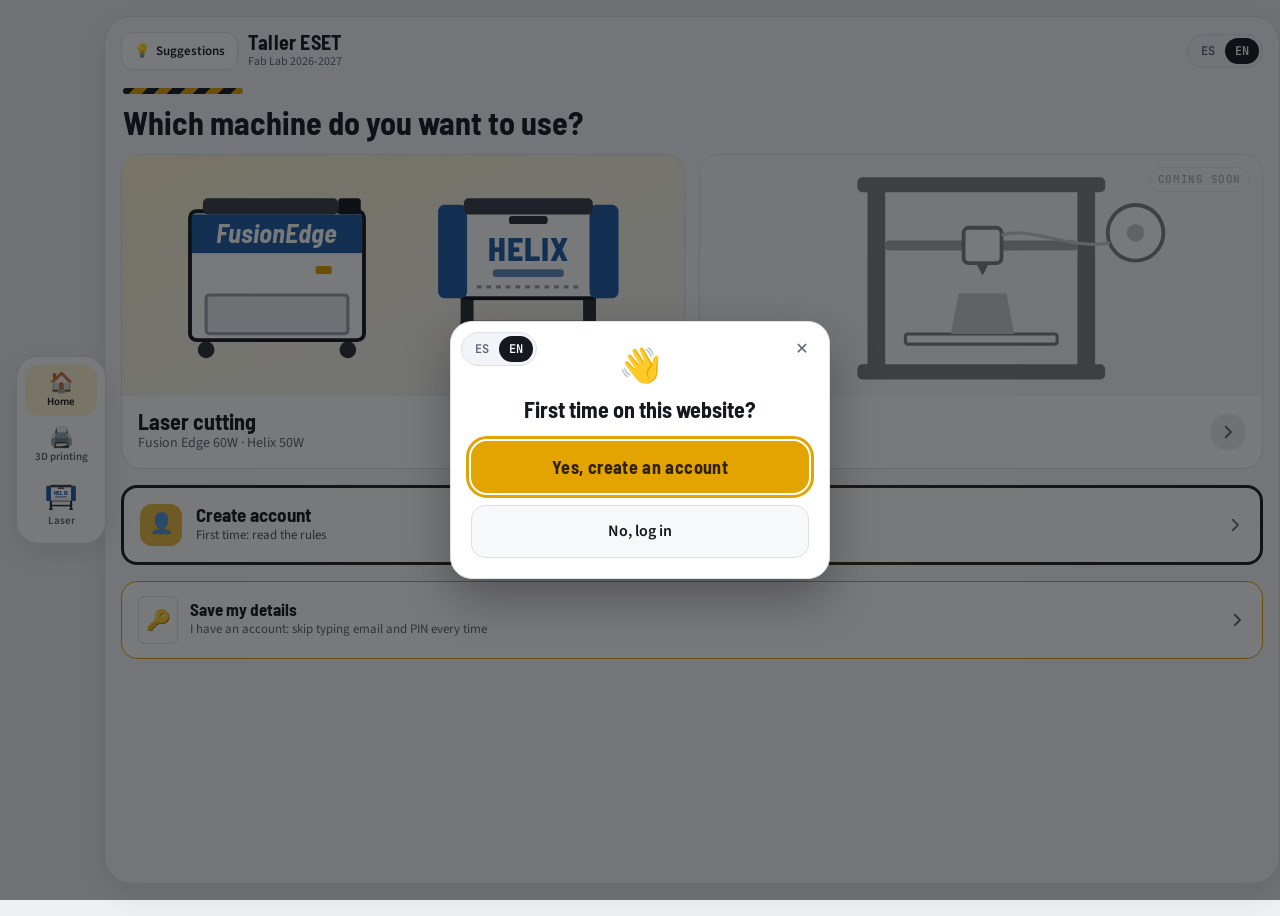
<file: index.html>
<!doctype html>
<html lang="es">
<head>
<meta charset="utf-8">
<meta name="viewport" content="width=device-width, initial-scale=1, viewport-fit=cover">
<meta name="robots" content="noindex">
<meta name="referrer" content="no-referrer">
<title>Taller ESET - Reservas</title>
<link rel="preconnect" href="https://fonts.googleapis.com">
<link rel="stylesheet" href="https://fonts.googleapis.com/css2?family=Barlow+Semi+Condensed:wght@500;600;700&family=Source+Sans+3:wght@400;600;700&family=JetBrains+Mono:wght@400;500&display=swap">
<link rel="stylesheet" href="styles.css?v=20261124c">
</head>
<body>
<div class="app" id="app" aria-live="polite"></div>

<!-- Illustrations (original). svgLaser = the two machines (same drawings as HELIX_PIC / FUSION_PIC in the script: change both). -->
<template id="svgLaser">
  <svg viewBox="0 0 150 60" role="img" aria-label="Cortadoras láser Fusion Edge y Helix - Fusion Edge and Helix laser cutters">
    <svg x="4" y="3" width="64" height="54" viewBox="0 0 64 54">
      <rect x="5" y="7" width="54" height="40" rx="2" fill="#ffffff" stroke="#15181e" stroke-width="1.2"/>
      <rect x="9" y="3" width="42" height="5" rx="1.5" fill="#3a4049"/><rect x="51" y="3" width="7" height="5" rx="1" fill="#15181e"/>
      <rect x="5.6" y="8" width="52.8" height="12" fill="#1f5ea8"/>
      <text x="32" y="17" text-anchor="middle" font-family="'Barlow Semi Condensed',Arial,sans-serif" font-style="italic" font-weight="700" font-size="8.2" fill="#ffffff">FusionEdge</text>
      <rect x="44" y="24" width="5" height="2.5" rx=".5" fill="#e3a300"/>
      <rect x="10" y="33" width="44" height="12" rx="1" fill="#e9ecf0" stroke="#9aa1ab" stroke-width="1"/>
      <circle cx="10" cy="50" r="2.6" fill="#2b2f36"/><circle cx="54" cy="50" r="2.6" fill="#2b2f36"/>
    </svg>
    <svg x="82" y="3" width="64" height="54" viewBox="0 0 64 54">
      <rect x="11" y="33" width="4" height="16" fill="#2b2f36"/><rect x="49" y="33" width="4" height="16" fill="#2b2f36"/>
      <rect x="11" y="41" width="42" height="3" fill="#2b2f36"/>
      <rect x="9" y="48" width="8" height="3" rx="1.5" fill="#2b2f36"/><rect x="47" y="48" width="8" height="3" rx="1.5" fill="#2b2f36"/>
      <rect x="12" y="7" width="40" height="27" fill="#ffffff" stroke="#15181e" stroke-width="1.2"/>
      <rect x="4" y="5" width="9" height="29" rx="2" fill="#1f5ea8"/><rect x="51" y="5" width="9" height="29" rx="2" fill="#1f5ea8"/>
      <rect x="12" y="3" width="40" height="5" rx="1.5" fill="#3a4049"/><rect x="26" y="8.5" width="12" height="2.5" rx="1" fill="#2b2f36"/>
      <text x="32" y="22.5" text-anchor="middle" font-family="'Barlow Semi Condensed',Arial,sans-serif" font-weight="800" font-size="10" letter-spacing=".3" fill="#1f5ea8">HELIX</text>
      <rect x="21" y="25" width="22" height="2.4" rx="1" fill="#1f5ea8" opacity=".7"/>
      <path d="M16 30.5h32" stroke="#9aa1ab" stroke-width="1" stroke-dasharray="1.5 1.5"/>
    </svg>
  </svg>
</template>
<template id="svgPrinter">
  <svg viewBox="0 0 320 180" role="img" aria-label="Impresora 3D - 3D printer">
    <rect x="70" y="16" width="14" height="150" rx="3" style="fill:var(--ink)"/>
    <rect x="236" y="16" width="14" height="150" rx="3" style="fill:var(--ink)"/>
    <rect x="62" y="12" width="196" height="12" rx="4" style="fill:var(--ink)"/>
    <rect x="62" y="160" width="196" height="12" rx="4" style="fill:var(--ink)"/>
    <rect x="84" y="62" width="152" height="8" rx="3" style="fill:var(--muted)"/>
    <rect x="146" y="52" width="30" height="28" rx="4" style="fill:var(--surface);stroke:var(--ink)" stroke-width="3"/>
    <path d="M156 80 H166 L161 90 Z" style="fill:var(--ink)"/>
    <rect x="100" y="136" width="120" height="8" rx="2" style="fill:var(--surface);stroke:var(--ink)" stroke-width="2.5"/>
    <path d="M136 136 L142 104 H180 L186 136 Z" style="fill:var(--accent)"/>
    <circle cx="282" cy="56" r="22" style="fill:var(--surface);stroke:var(--ink)" stroke-width="3"/>
    <circle cx="282" cy="56" r="7" style="fill:var(--accent)"/>
    <path d="M262 64 C230 70 200 50 176 58" fill="none" style="stroke:var(--accent)" stroke-width="2.5"/>
  </svg>
</template>

<script>
/* =====================================================================
   CONFIG — the only part to edit. See SETUP.md.
   Leave TOKEN empty to run in demo mode with example hours.
   The token must be READ-ONLY and only for the public availability base.
   Never put a token for the main base here.
   ===================================================================== */
const CONFIG = {
  PUBLIC_BASE_ID: "appyWBQIm4FMyO2Pj", // "Public View Calendar" base (only synced hours, no student data)
  TABLE: "tbl0ZTV8k50aDi9QE",          // synced table "Public slots" (id, so renaming it doesn't break the page)
  VIEW: "",                           // optional view name in that table
  TOKEN: "pat4YBsSV9puFpi99.015158273bbf078de7917558e0579c58bd01b19047638cac1cf92de86ea1a26b",                          // personal access token: data.records:read, that base only
  FIELDS: { label: "Slot Label", start: "Start", machine: "Machine", available: "Available" },

  // Solicitar cita form (main base). Prefill field names checked against the real forms on 2026-11-03.
  FORM_EMBED: "https://airtable.com/embed/appeQ6gkuiJAq7wiT/pagLrDFHZOZnjGE8w/form",
  FORM_OPEN:  "https://airtable.com/appeQ6gkuiJAq7wiT/pagLrDFHZOZnjGE8w/form",
  PREFILL: { machine: "Machine", slot: "Slot", email: "Entered Email", pin: "Entered PIN", rules: "Rules Read" },

  CREATE_URL: "https://airtable.com/appeQ6gkuiJAq7wiT/pagKd1xxwNKHBWMYC/form",
  FORGOT_URL: "https://airtable.com/appeQ6gkuiJAq7wiT/pagfix2aQ1lqOqEp9/form",
  CANCEL_URL: "https://airtable.com/appeQ6gkuiJAq7wiT/pagPvXUS8hYoHCP4J/form",
  HOURS_URL:  "https://airtable.com/appeQ6gkuiJAq7wiT/pagKr3hOks4XqRsmD/form",
  CALENDAR_URL: "https://airtable.com/appeQ6gkuiJAq7wiT/shrvGOhBZWWmbCsk3",
  // Mis citas tab: synced table "Website my bookings - do not delete" in the public base (Status = Booked only, no names).
  // Read with the same TOKEN, filtered by the student's Web Key (k in the personal link).
  MINE_TABLE: "tblwMYJ3adiynOcDT",
  MINE_FIELDS: { label: "Reservation", start: "Slot Start", id: "Record ID", machine: "Machine", key: "Student Web Key" },
  // Reglamento y uso: Canva design, public view link (replaced reglamento.pdf on 2026-11-11). It includes the tutorial videos.
  // RULES_EMBED = the same view link + "?embed". Shown beside the calendar, on the Crear cuenta step and in the Tutoriales tab.
  RULES_DOC:   "https://www.canva.com/design/DAHX5coTtIU/1INMaFalZ_daYhBgP78MKg/view",
  RULES_EMBED: "https://www.canva.com/design/DAHX5coTtIU/1INMaFalZ_daYhBgP78MKg/view?embed",
  // Machine manuals (Canva, public view links), one per machine and language (16 Nov). The rules panels show the one for the
  // chosen machine in the page language (embed = link + "?embed"). Short canva.link links don't embed: use the canva.com/design/… link.
  // Machine names must match MACHINES below. If a manual is missing, RULES_DOC is shown.
  MANUALS: {
    "Fusion Edge 60W": { es: "https://www.canva.com/design/DAHX5coTtIU/1INMaFalZ_daYhBgP78MKg/view",
                         en: "https://www.canva.com/design/DAHaspan7gs/4Cd7IM_BNRWLfXgm2HLv3Q/view" },
    "Helix 50W":       { es: "https://www.canva.com/design/DAHZSUQoKsU/1JmP6-q4dM0Mzf3OGqXs_w/view",
                         en: "https://www.canva.com/design/DAHanGpWCgw/KNEIbzUmLE12gZcH0xMZqQ/view" },
  },
  // Sugerencias button (top left of every screen, 24 Nov). Base "Sugerencias" appEIvJe9wom5d92p: one form per language,
  // same table. The button opens the form of the page language in a new tab. Empty link = button hidden.
  SUGGESTIONS: { es: "https://airtable.com/appEIvJe9wom5d92p/pagh3aAJRL2xVrDz7/form",
                 en: "https://airtable.com/appEIvJe9wom5d92p/pagj31he9cFpIIrkI/form" },
  RULES_URL: "https://ceu365.sharepoint.com/sites/Becarios/Documentos%20compartidos/Forms/AllItems.aspx?id=%2Fsites%2FBecarios%2FDocumentos%20compartidos%2FGeneral%2FDocumentos%20Airtable%2FRequisitos%20obligatorios%20para%20el%20corte%20l%C3%A1ser%20CO2%20%2D%20Taller%20ESET%2Epdf&parent=%2Fsites%2FBecarios%2FDocumentos%20compartidos%2FGeneral%2FDocumentos%20Airtable&p=true&ga=1",

  // Tutoriales tab (laser): shows the Canva document (RULES_EMBED) and, below it, any extra videos listed here. One entry per video. SharePoint/Stream video: Share → Embed code → copy the
  // src="…/_layouts/15/embed.aspx?UniqueId=…" link into "embed", and the normal share link into "url" (shown as
  // "Open in SharePoint"). Viewers must be signed in to CEU Microsoft 365. An .mp4 in this repo can go in "video" instead.
  TUTORIALS: [
    // { es: "Preparar el archivo DXF", en: "Preparing the DXF file", embed: "", url: "", video: "" },
  ],

  // Impresión 3D tab ON/OFF switch. true = the 3D viewer (3d/visor.html: fit check, material, time, supports)
  // is shown in the Impresión 3D tab and the home tile works. false = "Próximamente" page, home tile greyed out.
  PRINT3D: false,
  // 3D printing rules on the Crear cuenta step (only when PRINT3D is true; their tick box is required too).
  // RULES3D_DOC = Canva public view link of the 3D rules; RULES3D_EMBED = the same + "?embed". Empty = short built-in rules list.
  RULES3D_DOC: "",
  RULES3D_EMBED: "",

  MACHINES: [ { id: "Fusion Edge 60W", short: "Fusion Edge", w: "60 W" }, { id: "Helix 50W", short: "Helix", w: "50 W" } ],
  DAYS_AHEAD: 30,
  // Same numbers as Students.Week Limit / Day Limit in Airtable. Used only for the "hours left" box in Mis citas.
  WEEK_LIMIT: 3,
  DAY_LIMIT: 2,
  TZ: "Europe/Madrid",
  DEMO_HOURS: { 1:[9,10,11,12,13,14,15,16,17,18,19], 2:[9,10,11,12,13,14,15,16,17,18,19], 3:[9,10,11,12,13,14,15,16,17,18], 4:[9,10,11,12,13,14,15,16,17,18,19], 5:[9,10,11,12,13,14,15,16,17,18] }
};
/* ===================================================================== */

(function(){
  "use strict";
  const DEMO = !CONFIG.TOKEN || !CONFIG.PUBLIC_BASE_ID;
  const app = document.getElementById("app");
  const $ = id => document.getElementById(id);
  const esc = s => String(s ?? "").replace(/[&<>"']/g, c => ({"&":"&amp;","<":"&lt;",">":"&gt;",'"':"&quot;","'":"&#39;"}[c]));
  const enc = encodeURIComponent;
  const pad = n => String(n).padStart(2, "0");
  const I = {
    back: '<svg viewBox="0 0 24 24" fill="none" stroke="currentColor" stroke-width="2.4" stroke-linecap="round" stroke-linejoin="round" aria-hidden="true"><path d="M15 5l-7 7 7 7"/></svg>',
    next: '<svg viewBox="0 0 24 24" fill="none" stroke="currentColor" stroke-width="2.4" stroke-linecap="round" stroke-linejoin="round" aria-hidden="true"><path d="M9 5l7 7-7 7"/></svg>'
  };
  const svg = id => document.getElementById(id).innerHTML;

  // ---- Madrid-time helpers ----
  const partsFmt = new Intl.DateTimeFormat("en-GB", { timeZone: CONFIG.TZ, year: "numeric", month: "2-digit", day: "2-digit", hour: "2-digit", minute: "2-digit", weekday: "short", hourCycle: "h23" });
  function mad(d) { const o = {}; for (const p of partsFmt.formatToParts(d)) o[p.type] = p.value; return { y:+o.year, m:+o.month, d:+o.day, h:+o.hour, min:+o.minute, key: o.year + "-" + o.month + "-" + o.day }; }
  const FMT = { es: new Intl.DateTimeFormat("es-ES", { timeZone: CONFIG.TZ, weekday: "long", day: "numeric", month: "long" }),
                en: new Intl.DateTimeFormat("en-GB", { timeZone: CONFIG.TZ, weekday: "long", day: "numeric", month: "long" }) };
  const FSHORT = { es: new Intl.DateTimeFormat("es-ES", { timeZone: CONFIG.TZ, day: "numeric", month: "short" }),
                   en: new Intl.DateTimeFormat("en-GB", { timeZone: CONFIG.TZ, day: "numeric", month: "short" }) };
  const cap = s => s.charAt(0).toUpperCase() + s.slice(1);
  const WDS = { es: ["Do","Lu","Ma","Mi","Ju","Vi","Sá"], en: ["Su","Mo","Tu","We","Th","Fr","Sa"] };
  const noonUTC = key => { const [y,m,d] = key.split("-").map(Number); return new Date(Date.UTC(y, m-1, d, 12)); };

  // ---- Sign-in (from personal link #e=…&p=…&c=…) ----
  const store = { get(k){ try { return sessionStorage.getItem(k) || localStorage.getItem(k); } catch(e){ return null; } },
                  set(k,v,remember){ try { sessionStorage.setItem(k,v); if (remember) localStorage.setItem(k,v); else localStorage.removeItem(k); } catch(e){} },
                  clear(k){ try { sessionStorage.removeItem(k); localStorage.removeItem(k); } catch(e){} } };
  let user = null;
  const HASH0 = location.hash.slice(1);   // read before readLink() strips the hash (e.g. #mis-citas&e=…&p=…&c=…&k=…)
  (function readLink(){
    const h = new URLSearchParams(location.hash.slice(1));
    const e = (h.get("e") || "").trim(), p = (h.get("p") || "").trim(), c = (h.get("c") || "").trim();
    // k = the student's Web Key (Students record id), only in personal links: used by the Mis citas tab.
    const k0 = (h.get("k") || "").trim(), k = /^rec[A-Za-z0-9]{14}$/.test(k0) ? k0 : "";
    if (e && /^\d{4}$/.test(p)) {
      user = { e, p, c, k };
      let keep = false; try { keep = !!localStorage.getItem("eset_user"); } catch(err) {}
      store.set("eset_user", JSON.stringify(user), keep);   // Recordarme already on: keep remembering, with the new details
      try { history.replaceState(null, "", location.pathname + location.search); } catch(err) {}
    } else {
      try { const s = JSON.parse(store.get("eset_user") || "null"); if (s && s.e && s.p) user = s; } catch(err) {}
    }
  })();
  const remembered = () => { try { return !!localStorage.getItem("eset_user"); } catch(e){ return false; } };


  // (Rules text removed 2026-11-11. Since 16 Nov the rules panels show the machine manual from CONFIG.MANUALS, per machine and language.)
  // ---- Language (one at a time; ES/EN switch at the top of every screen) ----
  const L = (es, en) => S.lang === "en" ? en : es;
  const fDay = d => FMT[S.lang].format(d);
  // Manual for a machine in the current language (falls back to RULES_DOC).
  const manualOf = m => ((CONFIG.MANUALS || {})[m] || {})[S.lang] || CONFIG.RULES_DOC;
  const manualMachine = () => S.rm || S.machine;
  const pdfHref = () => manualOf(manualMachine());
  function initLang() {
    try { const s = localStorage.getItem("eset_lang"); if (s === "es" || s === "en") return s; } catch(e) {}
    return /^en(-|$)/i.test(navigator.language || "") ? "en" : "es";
  }
  const langSwitch = () => `<div class="lang" role="group" aria-label="${L("Idioma", "Language")}"><button data-l="es" lang="es" aria-pressed="${S.lang === "es"}">ES</button><button data-l="en" lang="en" aria-pressed="${S.lang === "en"}">EN</button></div>`;

  // Canva: the page can't see scrolling inside it, so there's no "read to the end" check; the tick boxes stay required.
  // Materials table (which materials can be cut), one image per language
  const matImg = () => `<img class="matimg" src="${L("materiales-es.jpg", "materials-en.jpg")}" alt="${L("Tabla de materiales que sí se cortan y que no se cortan. El PVC no entra en el láser nunca.", "Table of materials that can and cannot be cut. PVC never goes in the laser.")}" loading="lazy">`;
  // 3D printing rules panel (Crear cuenta gate). Canva embed when CONFIG.RULES3D_EMBED is set, otherwise the basic rules below.
  function rules3dPanel() {
    const body = CONFIG.RULES3D_EMBED
      ? `<div class="rbody canva"><iframe src="${esc(CONFIG.RULES3D_EMBED)}" title="${L("Normas de impresión 3D", "3D printing rules")}" referrerpolicy="strict-origin-when-cross-origin" allow="fullscreen" allowfullscreen></iframe></div>`
      : `<div class="rbody"><p class="note">${L("El documento de normas de impresión 3D aparecerá aquí. Mientras tanto, estas son las normas básicas:", "The 3D printing rules document will appear here. Meanwhile, these are the basic rules:")}</p><ul>
        <li>${L("Solo PLA en la Bambu Lab P1S.", "PLA only on the Bambu Lab P1S.")}</li>
        <li>${L("Comprueba tu archivo en el visor 3D antes de pedir la impresión (máx. 256 × 256 × 250 mm).", "Check your file in the 3D viewer before asking for the print (max 256 × 256 × 250 mm).")}</li>
        <li>${L("Quédate a ver la primera capa: si no se pega a la cama, avisa al personal.", "Stay for the first layer: if it doesn't stick to the plate, tell the staff.")}</li>
        <li>${L("No retires la pieza con la cama caliente; espera a que se enfríe.", "Don't remove the part while the plate is hot; wait until it cools down.")}</li>
        <li>${L("Avisa de cualquier fallo o atasco al personal del taller; no abras ni ajustes la impresora.", "Report any failure or jam to the workshop staff; don't open or adjust the printer.")}</li>
        <li>${L("Recoge tus piezas y retira los soportes fuera de la impresora.", "Collect your parts and remove the supports away from the printer.")}</li></ul></div>`;
    const foot = CONFIG.RULES3D_DOC ? `<div class="rfoot"><a class="act slim" href="${esc(CONFIG.RULES3D_DOC)}" target="_blank" rel="noopener"><span class="ic" aria-hidden="true">↗</span><div><b>${L("Abrir en pantalla completa", "Open full screen")}</b></div></a></div>` : "";
    return `<section class="rules" aria-labelledby="r3T"><div class="rhead"><b id="r3T">📄 ${L("Normas de impresión 3D", "3D printing rules")}</b></div>${body}${foot}</section>`;
  }
  // withSwitch = false (Solicitar cita): no switch, the manual follows the machine chosen to book.
  function rulesPanel(withSwitch = true) {
    const m = withSwitch ? manualMachine() : S.machine, doc = manualOf(m), mc = CONFIG.MACHINES.find(x => x.id === m);
    const sw = `<div class="rsw" role="group" aria-label="${L("Manual de la máquina", "Machine manual")}">${CONFIG.MACHINES.map(x => `<button data-rm="${esc(x.id)}" aria-pressed="${x.id === m}">${esc(x.short)}</button>`).join("")}</div>`;
    return `<section class="rules" aria-labelledby="rT"><div class="rhead"><b id="rT">📄 ${L("Reglamento y uso", "Rules and usage")} · ${esc(mc ? mc.short : m)}</b>${withSwitch ? sw : ""}</div>
      <div class="rbody canva"><iframe src="${esc(doc + "?embed")}" title="${L("Manual", "Manual")} ${esc(mc ? mc.short : m)}" referrerpolicy="strict-origin-when-cross-origin" allow="fullscreen" allowfullscreen></iframe></div>
      <div class="rfoot"><a class="act slim" href="${esc(doc)}" target="_blank" rel="noopener"><span class="ic" aria-hidden="true">↗</span><div><b>${L("Abrir en pantalla completa", "Open full screen")}</b></div></a></div>
      <div class="rmat">${matImg()}</div></section>`;
  }

  // ---- State ----
  const S = { screen: "home", machine: CONFIG.MACHINES[1].id, day: null, month: null, slot: null, sheet: false, records: null, error: null, loading: false, lang: "es", readDone: true, readTick: false, readTick3d: false, ack: false };
  S.lang = initLang();
  // Direct links to a tab: index.html#inicio, #crear-cuenta, #laser, #tutoriales, #impresion3d (e.g. for a Teams Website tab)
  const ROUTE = { inicio: "home", home: "home", "crear-cuenta": "gate", cuenta: "gate", "create-account": "gate", laser: "laser", tutoriales: "tut", tutorials: "tut", reglamento: "tut", rules: "tut", impresion3d: "print3d", "3d": "print3d", "mis-citas": "mis", "my-bookings": "mis" };
  const route = h => decodeURIComponent(h.split("&")[0]).toLowerCase();
  const r0 = route(HASH0); if (ROUTE[r0]) S.screen = ROUTE[r0];
  window.addEventListener("hashchange", () => { const r = ROUTE[route(location.hash.slice(1))]; if (r) { S.sheet = false; S.screen = r; render(); window.scrollTo(0, 0); } });
  S.vid = null;
  try { S.ack = sessionStorage.getItem("eset_ack") === "1"; } catch(e) {}

  // ---- Data ----
  function demoRecords() {
    const out = [], now = new Date();
    const h = s => { let x = 2166136261; for (const c of s) { x ^= c.charCodeAt(0); x = Math.imul(x, 16777619); } return (x >>> 0) / 4294967295; };
    const MON = ["Jan","Feb","Mar","Apr","May","Jun","Jul","Aug","Sep","Oct","Nov","Dec"];
    for (let i = 0; i <= CONFIG.DAYS_AHEAD; i++) {
      const d = new Date(now.getTime() + i * 86400000), m = mad(d), wd = noonUTC(m.key).getUTCDay();
      const hours = CONFIG.DEMO_HOURS[wd]; if (!hours) continue;
      for (const mc of CONFIG.MACHINES) for (const hr of hours) {
        const start = new Date(Date.UTC(m.y, m.m-1, m.d, hr - 1)); // approx. Madrid CET for demo
        if (start - now < 5 * 60000) continue;
        out.push({ label: m.d + " " + MON[m.m-1] + " · " + pad(hr) + ":00–" + pad(hr+1) + ":00 · " + mc.id, start, machine: mc.id,
                   available: h(m.key + mc.id + hr) > (i < 3 ? 0.55 : i < 8 ? 0.35 : 0.15) });
      }
    }
    return out;
  }
  function norm(v) { if (v == null) return ""; if (Array.isArray(v)) return norm(v[0]); if (typeof v === "object") return v.name || v.id || ""; return String(v); }
  async function loadLive() {
    const F = CONFIG.FIELDS, out = []; let offset = "";
    for (let guard = 0; guard < 30; guard++) {
      const q = new URLSearchParams({ pageSize: "100" });
      [F.label, F.start, F.machine, F.available].forEach(f => q.append("fields[]", f));
      if (CONFIG.VIEW) q.set("view", CONFIG.VIEW);
      if (offset) q.set("offset", offset);
      const r = await fetch("https://api.airtable.com/v0/" + enc(CONFIG.PUBLIC_BASE_ID) + "/" + enc(CONFIG.TABLE) + "?" + q, { headers: { Authorization: "Bearer " + CONFIG.TOKEN } });
      if (!r.ok) throw new Error("HTTP " + r.status);
      const j = await r.json();
      for (const rec of j.records || []) {
        const f = rec.fields || {}, start = f[F.start] ? new Date(f[F.start]) : null;
        if (!start || isNaN(start)) continue;
        const av = f[F.available];
        out.push({ label: norm(f[F.label]), start, machine: norm(f[F.machine]), available: av === true || av === 1 || av === "1" });
      }
      if (!j.offset) break; offset = j.offset;
    }
    return out;
  }
  async function load() {
    S.loading = true; S.error = null; render();
    try {
      const all = DEMO ? demoRecords() : await loadLive();
      const now = Date.now(), max = now + (CONFIG.DAYS_AHEAD + 1) * 86400000;
      S.records = all.filter(r => r.start.getTime() > now && r.start.getTime() < max).sort((a, b) => a.start - b.start);
    } catch (e) { S.error = String(e.message || e); S.records = null; }
    S.loading = false;
    if (!S.day || dstat(S.day).c !== "av") S.day = firstFree();
    render();
  }

  // ---- Mis citas: the signed-in student's own bookings (synced table, filtered by Web Key) ----
  S.mine = null; S.mineErr = null; S.mineLoading = false;
  function demoMine() {   // demo mode: 3 example bookings, one starting in under 2 h
    const r = demoRecords(), pick = [r[Math.min(5, r.length - 1)], r[Math.floor(r.length / 2)], r[r.length - 1]].filter(Boolean);
    const soon = new Date(Date.now() + 75 * 60000), sm = mad(soon);
    return [{ label: "Demo · " + pad(sm.h) + ":" + pad(sm.min) + " · " + CONFIG.MACHINES[0].id, start: soon, id: "recDemo0", machine: CONFIG.MACHINES[0].id }]
      .concat(pick.map((x, i) => ({ label: x.label, start: x.start, id: "recDemo" + (i + 1), machine: x.machine })));
  }
  async function loadMineLive() {
    const F = CONFIG.MINE_FIELDS, out = []; let offset = "";
    for (let guard = 0; guard < 10; guard++) {
      const q = new URLSearchParams({ pageSize: "100", filterByFormula: "FIND('" + user.k + "', {" + F.key + "} & '')" });
      [F.label, F.start, F.id, F.machine, F.key].forEach(f => q.append("fields[]", f));
      if (offset) q.set("offset", offset);
      const r = await fetch("https://api.airtable.com/v0/" + enc(CONFIG.PUBLIC_BASE_ID) + "/" + enc(CONFIG.MINE_TABLE) + "?" + q, { headers: { Authorization: "Bearer " + CONFIG.TOKEN } });
      if (!r.ok) throw new Error("HTTP " + r.status);
      const j = await r.json();
      for (const rec of j.records || []) {
        const f = rec.fields || {}, sv = norm(f[F.start]), start = sv ? new Date(sv) : null;
        if (!start || isNaN(start) || norm(f[F.key]) !== user.k) continue;   // exact match only
        out.push({ label: norm(f[F.label]), start, id: norm(f[F.id]), machine: norm(f[F.machine]) });
      }
      if (!j.offset) break; offset = j.offset;
    }
    return out;
  }
  async function loadMine() {
    if (!user || !user.k) return;
    S.mineLoading = true; S.mineErr = null; render();
    try {
      const all = DEMO ? demoMine() : await loadMineLive(), now = Date.now();
      S.mineAll = all.filter(r => /^rec/.test(r.id));   // also this week's finished hours (for the hours-left box)
      S.mine =all.filter(r => r.start.getTime() + 3600000 > now && /^rec/.test(r.id)).sort((a, b) => a.start - b.start);   // not finished yet
    } catch (e) { S.mineErr = String(e.message || e); S.mine = null; }
    S.mineLoading = false; render();
  }

  // ---- Derived ----
  const mine = () => (S.records || []).filter(r => r.machine === S.machine);
  function dayKeys() { const set = new Set(); (S.records || []).forEach(r => set.add(mad(r.start).key)); return [...set].sort(); }
  const slotsFor = key => mine().filter(r => mad(r.start).key === key);
  function dstat(key) { const s = slotsFor(key); if (!s.length) return { c: "closed", t: L("Cerrado", "Closed") }; const f = s.filter(r => r.available).length; return f ? { c: "av", t: f + " " + (f === 1 ? L("libre", "free") : L("libres", "free")), n: f } : { c: "full", t: L("Completo", "Full") }; }
  function firstFree() { return dayKeys().find(k => dstat(k).c === "av") || null; }

  // ---- Month calendar ----
  const FMONTH = { es: new Intl.DateTimeFormat("es-ES", { timeZone: "UTC", month: "long", year: "numeric" }),
                   en: new Intl.DateTimeFormat("en-GB", { timeZone: "UTC", month: "long", year: "numeric" }) };
  const WDH = { es: ["L","M","X","J","V","S","D"], en: ["M","T","W","T","F","S","S"] };
  const rangeKeys = () => ({ from: mad(new Date()).key, to: mad(new Date(Date.now() + CONFIG.DAYS_AHEAD * 86400000)).key });
  function months() { const { from, to } = rangeKeys(); const out = []; let [y, m] = from.split("-").map(Number); const [ty, tm] = to.split("-").map(Number);
    while (y < ty || (y === ty && m <= tm)) { out.push(y + "-" + pad(m)); m++; if (m > 12) { m = 1; y++; } } return out; }
  function monthCal() {
    const ms = months(); if (!S.month || !ms.includes(S.month)) S.month = (S.day && ms.includes(S.day.slice(0, 7))) ? S.day.slice(0, 7) : ms[0];
    const i = ms.indexOf(S.month), [y, m] = S.month.split("-").map(Number), { from, to } = rangeKeys();
    const lead = (new Date(Date.UTC(y, m - 1, 1, 12)).getUTCDay() + 6) % 7, days = new Date(Date.UTC(y, m, 0, 12)).getUTCDate();
    let cells = WDH[S.lang].map(w => `<span class="wdh" aria-hidden="true">${w}</span>`).join("") + '<span class="day empty"></span>'.repeat(lead);
    for (let d = 1; d <= days; d++) {
      const k = y + "-" + pad(m) + "-" + pad(d), dt = noonUTC(k);
      if (k < from || k > to) { cells += `<span class="day out" aria-hidden="true"><span class="n">${d}</span><span class="f"></span></span>`; continue; }
      const st = dstat(k), on = S.day === k, today = k === from ? " today" : "";
      cells += `<button class="day ${st.c}${today}" data-k="${k}" aria-pressed="${on}" ${st.c !== "av" ? "disabled" : ""} aria-label="${esc(fDay(dt))}, ${esc(st.t)}"><span class="n">${d}</span><span class="f">${st.c === "av" ? st.n : st.c === "full" ? "0" : ""}</span></button>`;
    }
    return `<div class="cal"><div class="calh"><button class="calnav" id="mPrev" ${i > 0 ? "" : "disabled"} aria-label="${L("Mes anterior", "Previous month")}">${I.back}</button>
      <b>${esc(cap(FMONTH[S.lang].format(new Date(Date.UTC(y, m - 1, 15)))))}</b>
      <button class="calnav" id="mNext" ${i < ms.length - 1 ? "" : "disabled"} aria-label="${L("Mes siguiente", "Next month")}">${I.next}</button></div>
      <div class="grid7">${cells}</div>
      <div class="legend"><span><i class="lg av"></i>${L("Horas libres (el número)", "Free hours (the number)")}</span><span><i class="lg full"></i>${L("Completo", "Full")}</span><span><i class="lg closed"></i>${L("Cerrado", "Closed")}</span></div></div>`;
  }

  // ---- Links ----
  const who = () => user ? "prefill_" + enc(CONFIG.PREFILL.email).replace(/%20/g,"+") + "=" + enc(user.e) + "&hide_" + enc(CONFIG.PREFILL.email).replace(/%20/g,"+") + "=true&prefill_" + enc(CONFIG.PREFILL.pin).replace(/%20/g,"+") + "=" + enc(user.p) + "&hide_" + enc(CONFIG.PREFILL.pin).replace(/%20/g,"+") + "=true" : "";
  const pf = (k, v) => "prefill_" + enc(k).replace(/%20/g,"+") + "=" + enc(v) + "&hide_" + enc(k).replace(/%20/g,"+") + "=true";
  // The hour (linked record) is prefilled but NOT hidden: Airtable won't submit the form if it is hidden.
  const pfShow = (k, v) => "prefill_" + enc(k).replace(/%20/g,"+") + "=" + enc(v);
  // Booking and Mis horas: the saved email is filled in but VISIBLE, so a typo can be seen before sending; the PIN stays hidden.
  // (The cancel link keeps both hidden: it only exists for details that came from the email link, so the email is right.)
  const whoShowEmail = () => user ? pfShow(CONFIG.PREFILL.email, user.e) + "&" + pf(CONFIG.PREFILL.pin, user.p) : "";
  function bookQuery() { const p = [pf(CONFIG.PREFILL.machine, S.machine), pfShow(CONFIG.PREFILL.slot, S.slot.label)]; if (user) p.push(whoShowEmail()); return p.join("&"); }
  // Mis citas: cancel ONE booking. Email, PIN, Code and Booking Code (the booking's record id) hidden; Booking Slot visible.
  const cancelQuery = r => who() + "&prefill_Entered+Code=" + enc(user.c) + "&hide_Entered+Code=true&prefill_Booking+Code=" + enc(r.id) + "&hide_Booking+Code=true&" + pfShow("Booking Slot", r.label);
  const hoursLink = () => user ? CONFIG.HOURS_URL + "?" + whoShowEmail() : CONFIG.HOURS_URL;

  // ---- Views ----
  function topbar(title, sub, back) {
    const me = user ? `<div class="me"><i aria-hidden="true">${esc(user.e[0].toUpperCase())}</i><button id="out" title="${L("Borrar mis datos de este dispositivo", "Remove my details from this device")}">${L("Borrar", "Forget")}</button></div>` : "";
    const sl = (CONFIG.SUGGESTIONS || {})[S.lang];
    const sug = sl ? `<button class="sug" id="sug" title="${L("Sugerencias o problemas con la web", "Suggestions or problems with the website")}"><span aria-hidden="true">💡</span><span class="sugt">${L("Sugerencias", "Suggestions")}</span></button>` : "";
    return `<div class="top">${sug}${back ?`<button class="back" id="back" aria-label="${L("Atrás", "Back")}">${I.back}</button>` : ""}<div class="ttl"><b>${title}</b><span>${sub}</span></div>${langSwitch()}${me}</div>`;
  }
  const demoNote = () => DEMO ? `<div class="demo">${L("Modo demostración: horas de ejemplo", "Demo mode: example hours")}</div>` : "";
  const docCard = () => `<a class="doc" href="${esc(pdfHref())}" target="_blank" rel="noopener"><span class="ic">DOC</span><div><b>${L("Reglamento y uso", "Rules and usage")}</b><span>${L("Léelo antes de reservar", "Read it before booking")}</span></div><span class="ch" style="width:18px;height:18px">${I.next}</span></a>`;

  const saveCard = () => `<a class="doc save" href="entrar.html"><span class="ic" aria-hidden="true">🔑</span><div><b>${L("Guardar mis datos", "Save my details")}</b><span>${L("Ya tengo cuenta: no escribir email y PIN en cada reserva", "I have an account: skip typing email and PIN every time")}</span></div><span class="ch" style="width:18px;height:18px">${I.next}</span></a>`;
  // Crear cuenta lives on Inicio (step 3, 12 Nov): students can register without going into Láser first. The rules gate (vGate) still comes before the form.
  const createCard = () => `<div class="actions"><button class="act hl" id="aCreate"><span class="ic" aria-hidden="true">👤</span><div><b>${L("Crear cuenta", "Create account")}</b><span>${L("Primera vez: lee el reglamento", "First time: read the rules")}</span></div><span class="ch">${I.next}</span></button></div>`;
  // First-visit popup on Inicio (18 Nov, User): shown only when no details are saved (Guardar mis datos / personal link set user), on every page load until closed (not remembered: a refresh shows it again).
  let welcomeClosed = false;
  const welcomeSeen = () => welcomeClosed;
  const welcomeDone = () => { welcomeClosed = true; };
  const welcomePop = () => `<div class="wpop" id="wPop" role="dialog" aria-modal="true" aria-labelledby="wT"><div class="wbox">
      <div class="wlang">${langSwitch()}</div>
      <button class="wx" id="wX" aria-label="${L("Cerrar", "Close")}">✕</button>
      <span class="ic" aria-hidden="true">👋</span>
      <h2 id="wT">${L("¿Primera vez en este sitio web?", "First time on this website?")}</h2>
      <button class="cta" id="wYes">${L("Sí, crear una cuenta", "Yes, create an account")}</button>
      <a class="wno" id="wNo" href="entrar.html">${L("No, ingresar usuario", "No, log in")}</a>
    </div></div>`;
  // "Una persona" card (24 Nov, User), two moments; the button is the only way to close it:
  //  - every time Solicitar cita is opened (from another screen or a reload): no countdown;
  //  - EVERY click on Reservar: 2-second countdown, then the button opens the booking form.
  const ONE_WAIT = 2;
  let calOk = false, oneMode = "", oneT0 = 0, oneTimer = null;   // oneMode: "book" while the Reservar card is up
  const oneLeft = () => oneMode !== "book" ? 0 : oneT0 ? Math.max(0, ONE_WAIT - Math.floor((Date.now() - oneT0) / 1000)) : ONE_WAIT;
  const oneBtnText = n => L("Entiendo y estoy de acuerdo", "I understand and agree") + (n > 0 ? ` (${n})` : "");
  const onePop = () => { const n = oneLeft();
    return `<div class="wpop opop" id="oPop" role="alertdialog" aria-modal="true" aria-labelledby="oT"><div class="wbox obox">
      <div class="wlang">${langSwitch()}</div>
      <span class="ic" aria-hidden="true">⚠️</span>
      <h2 id="oT">${L("Solo <u>UNA</u> persona de esta cita puede estar cortando.", "Only <u>ONE</u> person from this booking can be cutting.")}</h2>
      <button class="cta" id="oOk" ${n > 0 ? 'aria-disabled="true"' : ""}>${oneBtnText(n)}</button>
    </div></div>`; };
  function vHome() {
    return topbar("Taller ESET", "Fab Lab 2026-2027", false) + `<div class="scr">${demoNote()}
      <div class="hero"><div class="stripe" aria-hidden="true"></div>
        <h1>${L("¿Qué máquina quieres usar?", "Which machine do you want to use?")}</h1>
        ${user ? `<p>${L("Datos guardados:", "Details saved:")} <b>${esc(user.e)}</b></p>` : ""}</div>
      <div class="tiles">
        <button class="tile" id="tLaser"><div class="pic">${svg("svgLaser")}</div><div class="cap"><div><b>${L("Corte láser", "Laser cutting")}</b><span>${CONFIG.MACHINES.map(m => esc(m.id)).join(" · ")}</span></div><span class="go">${I.next}</span></div></button>
        ${CONFIG.PRINT3D
          ? `<button class="tile" id="tPrint"><div class="pic">${svg("svgPrinter")}</div><div class="cap"><div><b>${L("Impresión 3D", "3D printing")}</b><span>${L("Bambu Lab P1S · visor 3D", "Bambu Lab P1S · 3D viewer")}</span></div><span class="go">${I.next}</span></div></button>`
          : `<div class="tile" aria-disabled="true"><span class="soon">${L("Próximamente", "Coming soon")}</span><div class="pic">${svg("svgPrinter")}</div><div class="cap"><div><b>${L("Impresión 3D", "3D printing")}</b><span>${L("Disponible pronto", "Available soon")}</span></div><span class="go">${I.next}</span></div></div>`}
      </div>
      ${user ? "" : createCard()}
      ${user ? "" : saveCard()}
      ${user || welcomeSeen() ? "" : welcomePop()}
      ${user ? `<label class="chk" for="rem"><input type="checkbox" id="rem" ${remembered() ? "checked" : ""}><span>${L("<b>Recordarme en este dispositivo.</b> No lo marques en un ordenador del taller.", "<b>Remember me on this device.</b> Don't tick it on a workshop computer.")}</span></label>` : ""}
    </div>`;
  }
  // ---- Side tabs (Inicio / Impresión 3D / Láser) and laser sub-tabs (Reservas / Tutoriales) ----
  // Simplified pictures of the two machines (original drawings with the model name; fixed colours: the real machines are white and blue).
  // The Helix picture is also the Laser icon in the side / bottom bar.
  const HELIX_PIC = `<svg class="mpic" viewBox="0 0 64 54" aria-hidden="true">
      <rect x="11" y="33" width="4" height="16" fill="#2b2f36"/><rect x="49" y="33" width="4" height="16" fill="#2b2f36"/>
      <rect x="11" y="41" width="42" height="3" fill="#2b2f36"/>
      <rect x="9" y="48" width="8" height="3" rx="1.5" fill="#2b2f36"/><rect x="47" y="48" width="8" height="3" rx="1.5" fill="#2b2f36"/>
      <rect x="12" y="7" width="40" height="27" fill="#ffffff" stroke="#15181e" stroke-width="1.2"/>
      <rect x="4" y="5" width="9" height="29" rx="2" fill="#1f5ea8"/><rect x="51" y="5" width="9" height="29" rx="2" fill="#1f5ea8"/>
      <rect x="12" y="3" width="40" height="5" rx="1.5" fill="#3a4049"/><rect x="26" y="8.5" width="12" height="2.5" rx="1" fill="#2b2f36"/>
      <text x="32" y="22.5" text-anchor="middle" font-family="'Barlow Semi Condensed',Arial,sans-serif" font-weight="800" font-size="10" letter-spacing=".3" fill="#1f5ea8">HELIX</text>
      <rect x="21" y="25" width="22" height="2.4" rx="1" fill="#1f5ea8" opacity=".7"/>
      <path d="M16 30.5h32" stroke="#9aa1ab" stroke-width="1" stroke-dasharray="1.5 1.5"/>
    </svg>`;
  const FUSION_PIC = `<svg class="mpic" viewBox="0 0 64 54" aria-hidden="true">
      <rect x="5" y="7" width="54" height="40" rx="2" fill="#ffffff" stroke="#15181e" stroke-width="1.2"/>
      <rect x="9" y="3" width="42" height="5" rx="1.5" fill="#3a4049"/><rect x="51" y="3" width="7" height="5" rx="1" fill="#15181e"/>
      <rect x="5.6" y="8" width="52.8" height="12" fill="#1f5ea8"/>
      <text x="32" y="17" text-anchor="middle" font-family="'Barlow Semi Condensed',Arial,sans-serif" font-style="italic" font-weight="700" font-size="8.2" fill="#ffffff">FusionEdge</text>
      <rect x="44" y="24" width="5" height="2.5" rx=".5" fill="#e3a300"/>
      <rect x="10" y="33" width="44" height="12" rx="1" fill="#e9ecf0" stroke="#9aa1ab" stroke-width="1"/>
      <circle cx="10" cy="50" r="2.6" fill="#2b2f36"/><circle cx="54" cy="50" r="2.6" fill="#2b2f36"/>
    </svg>`;
  const LASER_ICON = HELIX_PIC.replace('class="mpic"', 'class="ico"');
  const NAV = [["home", "🏠", "Inicio", "Home"], ["print3d", "🖨️", "Impresión 3D", "3D printing"], ["laser", LASER_ICON, "Láser", "Laser"]];
  const section = () => S.screen === "home" || S.screen === "gate" ? "home" : S.screen === "print3d" ? "print3d" : "laser";
  const rail = () => `<nav class="rail" aria-label="${L("Secciones", "Sections")}">${NAV.map(([k, ic, es, en]) =>
    `<button data-nav="${k}" aria-current="${section() === k ? "page" : "false"}"><span aria-hidden="true">${ic}</span><b>${L(es, en)}</b></button>`).join("")}</nav>`;
  const MACHINE_PIC = { "Helix 50W": HELIX_PIC, "Fusion Edge 60W": FUSION_PIC };
  const laserTabs = () => `<div class="mseg" role="group" aria-label="${L("Corte láser", "Laser cutting")}">
      <button data-lt="laser" aria-pressed="${S.screen === "laser"}">📅 ${L("Reservas", "Bookings")}<small>${L("Reservar y cuenta", "Book and account")}</small></button>
      <button data-lt="tut" aria-pressed="${S.screen === "tut"}">📄 ${L("Reglamento y uso", "Rules and usage")}<small>${L("Manual y vídeos", "Manual and videos")}</small></button>
      <button data-lt="mis" aria-pressed="${S.screen === "mis"}">📋 ${L("Mis citas", "My bookings")}<small>${L("Ver y cancelar", "See and cancel")}</small></button></div>`;
  function tutCard(t, i) {
    const title = esc(L(t.es, t.en || t.es));
    let media;
    if (S.vid === i && (t.video || t.embed)) media = t.video ? `<video controls playsinline preload="metadata" src="${esc(t.video)}"></video>`
      : `<iframe src="${esc(t.embed)}" title="${title}" allow="autoplay; fullscreen; picture-in-picture" allowfullscreen></iframe>`;
    else if (t.video || t.embed) media = `<button class="vplay" data-v="${i}" aria-label="${L("Ver", "Play")}: ${title}"><span aria-hidden="true">▶</span></button>`;
    else media = `<a class="vplay" href="${esc(t.url || "#")}" target="_blank" rel="noopener" aria-label="${L("Ver", "Play")}: ${title}"><span aria-hidden="true">▶</span></a>`;
    return `<figure class="vid"><div class="vbox">${media}</div><figcaption><b>${title}</b>${t.url ? `<a href="${esc(t.url)}" target="_blank" rel="noopener">${L("Abrir en SharePoint", "Open in SharePoint")} ↗</a>` : ""}</figcaption></figure>`;
  }
  function vTut() {
    const list = CONFIG.TUTORIALS || [];
    return topbar(L("Corte láser", "Laser cutting"), L("Reglamento y uso", "Rules and usage"), true) + `<div class="scr">${laserTabs()}
      ${rulesPanel()}
      ${list.map(tutCard).join("")}</div>`;
  }
  // Mis citas: month calendar of the student's bookings + list with a Cancelar button (until 2 h before the start).
  const LIMIT_MS = 2 * 3600000;
  function misMonths() { const from = mad(new Date()).key.slice(0, 7), last = (S.mine || []).length ? mad(S.mine[S.mine.length - 1].start).key.slice(0, 7) : from;
    const out = []; let [y, m] = from.split("-").map(Number); const [ty, tm] = last.split("-").map(Number);
    while (y < ty || (y === ty && m <= tm)) { out.push(y + "-" + pad(m)); m++; if (m > 12) { m = 1; y++; } } return out; }
  function misCal() {
    const ms = misMonths(); if (!S.mmonth || !ms.includes(S.mmonth)) S.mmonth = ms[0];
    const i = ms.indexOf(S.mmonth), [y, m] = S.mmonth.split("-").map(Number), today = mad(new Date()).key;
    const count = {}; (S.mine || []).forEach(r => { const k = mad(r.start).key; count[k] = (count[k] || 0) + 1; });
    const lead = (new Date(Date.UTC(y, m - 1, 1, 12)).getUTCDay() + 6) % 7, days = new Date(Date.UTC(y, m, 0, 12)).getUTCDate();
    let cells = WDH[S.lang].map(w => `<span class="wdh" aria-hidden="true">${w}</span>`).join("") + '<span class="day empty"></span>'.repeat(lead);
    for (let d = 1; d <= days; d++) {
      const k = y + "-" + pad(m) + "-" + pad(d), n = count[k] || 0, t = k === today ? " today" : "";
      if (k < today) { cells += `<span class="day out" aria-hidden="true"><span class="n">${d}</span><span class="f"></span></span>`; continue; }
      cells += n ? `<button class="day mine${t}" data-mk="${k}" aria-pressed="${S.mday === k}" aria-label="${esc(fDay(noonUTC(k)))}, ${n} ${n === 1 ? L("cita", "booking") : L("citas", "bookings")}"><span class="n">${d}</span><span class="f">${n}</span></button>`
                 : `<span class="day nob${t}"><span class="n">${d}</span><span class="f"></span></span>`;
    }
    return `<div class="cal"><div class="calh"><button class="calnav" id="mmPrev" ${i > 0 ? "" : "disabled"} aria-label="${L("Mes anterior", "Previous month")}">${I.back}</button>
      <b>${esc(cap(FMONTH[S.lang].format(new Date(Date.UTC(y, m - 1, 15)))))}</b>
      <button class="calnav" id="mmNext" ${i < ms.length - 1 ? "" : "disabled"} aria-label="${L("Mes siguiente", "Next month")}">${I.next}</button></div>
      <div class="grid7">${cells}</div>
      <div class="legend"><span><i class="lg mine"></i>${L("Tus citas (el número)", "Your bookings (the number)")}</span></div></div>`;
  }
  // Hours left: this week and every week (Monday–Friday; weekends are never bookable) that falls in the next DAYS_AHEAD days.
  // Counts confirmed bookings (1 h each), including the ones already done this week; Pending ones don't count yet.
  const FWEEK = { es: new Intl.DateTimeFormat("es-ES", { timeZone: "UTC", day: "numeric", month: "short" }),
                   en: new Intl.DateTimeFormat("en-GB", { timeZone: "UTC", day: "numeric", month: "short" }) };
  const keyOf = d => d.toISOString().slice(0, 10);
  function hoursLeft() {
    const today = noonUTC(mad(new Date()).key), last = rangeKeys().to;
    let mon = new Date(today.getTime() - ((today.getUTCDay() + 6) % 7) * 86400000);
    const used = {}; (S.mineAll || []).forEach(r => { const k = mad(r.start).key; used[k] = (used[k] || 0) + 1; });
    const weeks = [];
    while (keyOf(mon) <= last && weeks.length < 8) {
      const fri = new Date(mon.getTime() + 4 * 86400000); let n = 0;
      for (let i = 0; i < 7; i++) n += used[keyOf(new Date(mon.getTime() + i * 86400000))] || 0;
      weeks.push({ from: mon, to: fri, used: n, left: Math.max(0, CONFIG.WEEK_LIMIT - n), now: weeks.length === 0 });
      mon = new Date(mon.getTime() + 7 * 86400000);
    }
    return weeks;
  }
  function hoursBox() {
    const rows = hoursLeft().map(w => {
      const range = FWEEK[S.lang].format(w.from) + " – " + FWEEK[S.lang].format(w.to);
      return `<li class="${w.left ? "" : "full"}"><span class="wk">${w.now ? `<b>${L("Esta semana", "This week")}</b>` : L("Semana", "Week")} <span>${esc(range)}</span></span>
        <span class="hl"><b>${w.left}</b> ${L(w.left === 1 ? "hora libre" : "horas libres", w.left === 1 ? "hour left" : "hours left")} <small>${L("de", "of")} ${CONFIG.WEEK_LIMIT}</small></span></li>`;
    }).join("");
    return `<section class="hbox" aria-label="${L("Horas que te quedan", "Hours you have left")}">
      <h2>⏱️ ${L("Horas que te quedan", "Hours you have left")}</h2>
      <ul>${rows}</ul>
      <p>${L(`Máximo ${CONFIG.WEEK_LIMIT} h por semana (lunes a viernes) y ${CONFIG.DAY_LIMIT} h por día, sumando las dos máquinas. Cuentan las citas confirmadas, también las que ya hiciste esta semana. Una cita sin confirmar no cuenta hasta que la confirmes.`,
              `Maximum ${CONFIG.WEEK_LIMIT} h per week (Monday to Friday) and ${CONFIG.DAY_LIMIT} h per day, both machines together. Confirmed bookings count, including the ones you already did this week. A booking you haven't confirmed doesn't count until you confirm it.`)}</p>
    </section>`;
  }
  function bkCard(r, i) {
    const s = mad(r.start), e = mad(new Date(r.start.getTime() + 3600000)), left = r.start.getTime() - Date.now(), mc = CONFIG.MACHINES.find(x => x.id === r.machine);
    const act = left > LIMIT_MS ? `<button class="btn2 cx" data-cx="${i}">✕ ${L("Cancelar", "Cancel")}</button>`
      : left > 0 ? `<p class="late">⏰ ${L("Menos de 2 h: escribe a", "Less than 2 h: email")} <a href="mailto:laser@uchceu.es">laser@uchceu.es</a></p>`
      : `<p class="late">▶️ ${L("En curso", "In progress")}</p>`;
    return `<li class="bk${S.mday === s.key ? " on" : ""}" data-bk="${s.key}"><div class="when"><b>${esc(cap(fDay(r.start)))}</b><span>${pad(s.h)}:${pad(s.min)}–${pad(e.h)}:${pad(e.min)} · ${esc(mc ? mc.short + " " + mc.w : r.machine)}</span></div>${act}</li>`;
  }
  function vMis() {
    let left, right = "";
    if (!user || !user.k) left = `<div class="state"><p><b>${L("Entra con el enlace de tu correo.", "Open the link in your email.")}</b></p>
        <p>${L("Usa el enlace «Abrir la web para reservar, ver tus citas y cancelarlas» en un correo de tu cuenta (cuenta confirmada, mis enlaces, PIN cambiado). Así esta página sabe qué citas son tuyas.", "Use the link “Open the website to book, see current reservations, cancel reservations” in an email about your account (account confirmed, my links, PIN changed). Then this page knows which bookings are yours.")}</p></div>`;
    else if (S.mineLoading && !S.mine) left = `<div class="skel"></div><div class="skel"></div>`;
    else if (S.mineErr) left = `<div class="state"><p><b>${L("No se pueden cargar tus citas ahora.", "Couldn't load your bookings right now.")}</b></p><button class="btn2" id="mRetry">${L("Reintentar", "Try again")}</button></div>`;
    else {
      const list = S.mine || [];
      left = misCal();
      right = `${hoursBox()}<div class="sect"><h2>${L("Próximas citas", "Upcoming bookings")} <small>(${list.length})</small></h2><span>${esc(user.e)}</span></div>
        ${list.length ? `<ul class="bklist">${list.map(bkCard).join("")}</ul>` : `<div class="state"><p><b>${L("No tienes citas próximas.", "You have no upcoming bookings.")}</b></p></div>`}
        <p class="note">${L("Puedes cancelar hasta 2 h antes. La lista tarda unos minutos en actualizarse después de reservar o cancelar.", "You can cancel up to 2 h before. The list takes a few minutes to update after you book or cancel.")}</p>
        <div class="mini"><button id="mRetry">🔄 ${L("Actualizar", "Refresh")}</button><button id="mBook">📅 ${L("Reservar otra hora", "Book another hour")}</button></div>`;
    }
    return topbar(L("Corte láser", "Laser cutting"), L("Mis citas", "My bookings"), true) + `<div class="scr two"><div class="col">${laserTabs()}${demoNote()}${left}</div><div class="col">${right}</div></div>`;
  }
  function vPrint3d() {
    if (CONFIG.PRINT3D) return topbar(L("Impresión 3D", "3D printing"), "Bambu Lab P1S", true) + `<div class="scr">
      <iframe class="v3frame" id="v3" title="${L("Visor 3D", "3D viewer")}" src="3d/visor.html?embed=1&amp;lang=${S.lang}"></iframe></div>`;
    return topbar(L("Impresión 3D", "3D printing"), L("Próximamente", "Coming soon"), true) + `<div class="scr">
      <div class="banner">${svg("svgPrinter")}</div>
      <div class="state"><p><b>${L("La impresión 3D estará disponible pronto en esta página.", "3D printing will be available on this page soon.")}</b></p></div></div>`;
  }
  function vLaser() {
    return topbar(L("Corte láser", "Laser cutting"), L("Cortadoras láser CO₂", "CO₂ laser cutters"), true) + `<div class="scr two"><div class="col">
      ${laserTabs()}
      <div class="banner">${svg("svgLaser")}</div>
      <div class="actions">
        <button class="act primary" id="aBook"><span class="ic" aria-hidden="true">📅</span><div><b>${L("Solicitar cita", "Book")}</b><span>${L("Ver horas libres y reservar", "See free hours and book")}</span></div><span class="ch">${I.next}</span></button>
      </div>
      ${user ? "" : `<a class="act slim" href="#inicio" data-nav="home"><span class="ic" aria-hidden="true">👤</span><div><b>${L("¿Primera vez? Crea tu cuenta en Inicio", "First time? Create your account on Home")}</b></div><span class="ch">${I.next}</span></a>`}
      ${user ? "" : saveCard()}</div>
      <div class="col">${docCard()}
      ${matImg()}</div>
    </div>`;
  }
  function vGate() {
    const need3d = !!CONFIG.PRINT3D, ok = S.readDone && S.readTick && (!need3d || S.readTick3d);
    return topbar(L("Crear cuenta", "Create account"), L("Paso 1: reglamento", "Step 1: rules"), true) + `<div class="scr">
      <p class="note">${need3d ? L("📄 Lee el reglamento del láser y las normas de impresión 3D. Después marca las dos casillas y crea tu cuenta.", "📄 Read the laser rules and the 3D printing rules. Then tick both boxes and create your account.") : L("📄 Lee el reglamento y mira los vídeos. Después marca la casilla y crea tu cuenta.", "📄 Read the rules and watch the videos. Then tick the box and create your account.")}</p>
      ${rulesPanel()}
      ${need3d ? rules3dPanel() : ""}
      <div class="gate">
        <label class="chk" for="gTick"><input type="checkbox" id="gTick" ${S.readTick ? "checked" : ""} ${S.readDone ? "" : "disabled"}><span><b>${L("He leído el reglamento y lo cumpliré.", "I have read the rules and will follow them.")}</b></span></label>
        ${need3d ? `<label class="chk" for="gTick3"><input type="checkbox" id="gTick3" ${S.readTick3d ? "checked" : ""}><span><b>${L("He leído las normas de impresión 3D y las cumpliré.", "I have read the 3D printing rules and will follow them.")}</b></span></label>` : ""}
        <button class="cta" id="gGo" ${ok ? "" : 'aria-disabled="true"'}>${L("Crear cuenta", "Create account")}<small>${ok ? L("Se abre el formulario", "Opens the form") : S.readDone ? (need3d ? L("Marca las dos casillas", "Tick both boxes") : L("Marca la casilla", "Tick the box")) : L("Primero lee hasta el final", "Read to the end first")}</small></button>
      </div></div>`;
  }
  function vCal() {
    let body;
    if (S.loading && !S.records) {
      body = `<div class="skel"></div><div class="skel"></div><div class="skel"></div>`;
    } else if (S.error) {
      body = `<div class="state"><p><b>${L("No se pueden cargar las horas ahora.", "Couldn't load the hours right now.")}</b></p>
        <button class="btn2" id="retry">${L("Reintentar", "Try again")}</button>
        <p class="note">${L("También puedes reservar en el formulario de siempre:", "You can also book in the usual form:")} <a href="${esc(CONFIG.FORM_OPEN)}" target="_blank" rel="noopener">${L("Solicitar cita", "Book")}</a></p></div>`;
    } else {
      const keys = dayKeys(), cal = monthCal();
      const sl = S.day ? slotsFor(S.day) : [];
      const hrs = sl.map((r, i) => { const m = mad(r.start), on = S.slot && S.slot.label === r.label;
        return r.available ? `<button class="hr" data-i="${i}" aria-pressed="${!!on}">${pad(m.h)}:${pad(m.min)}<small>${L("Libre", "Free")}</small></button>`
                           : `<button class="hr busy" disabled>${pad(m.h)}:${pad(m.min)}<small>${L("Ocupado", "Taken")}</small></button>`; }).join("");
      body = `${keys.length ? "" : `<div class="state"><p><b>${L(`No hay horas en los próximos ${CONFIG.DAYS_AHEAD} días.`, `No hours in the next ${CONFIG.DAYS_AHEAD} days.`)}</b></p></div>`}
        ${cal}
        <div class="sect"><h2>${L("Hora", "Hour")}</h2><span>1 h</span></div>
        ${S.day ? `<p class="dayh"><b>${esc(cap(fDay(noonUTC(S.day))))}</b></p>` : ""}
        <div class="hours">${hrs || `<p class="note" style="grid-column:1/-1">${L("No hay horas libres. Elige otro día.", "No free hours. Pick another day.")}</p>`}</div>
        <p class="note">${L("Máx. 2 h al día y 3 h a la semana. Después confirma la cita desde el correo.", "Max 2 h a day and 3 h a week. Then confirm the booking from the email.")}</p>
        <div class="mini"><a href="${esc(hoursLink())}" target="_blank" rel="noopener">⏱️ ${L("Mis horas", "My hours")}</a></div>
        ${user ? "" : `<p class="note">${L("Para cancelar, entra con el enlace «Abrir la web para reservar, ver tus citas y cancelarlas» de tu correo y usa Mis citas.", "To cancel from here, sign in with the \u201cOpen the website to book, see current reservations, cancel reservations\u201d link in your email.")}</p>`}`;
    }
    const sel = S.slot ? mad(S.slot.start) : null;
    const ready = S.slot && S.ack;
    return topbar(L("Solicitar cita", "Book"), `${CONFIG.DAYS_AHEAD} ${L("días", "days")}`, true) + `<div class="scr split" style="padding-bottom:8px"><div style="display:grid;gap:16px;min-width:0">${demoNote()}
      <div class="mseg" role="group" aria-label="${L("Elige una máquina", "Choose a machine")}">${CONFIG.MACHINES.map(m => `<button data-m="${esc(m.id)}" aria-pressed="${S.machine === m.id}">${MACHINE_PIC[m.id] || ""}${esc(m.short)}<small>${esc(m.w)}</small></button>`).join("")}</div>
      ${body}
      <label class="chk ackbox" for="ack"><input type="checkbox" id="ack" ${S.ack ? "checked" : ""}><span>${L("<b>He leído el reglamento y mi archivo lo cumple.</b> (Está al lado o al final de la página.)", "<b>I have read the rules and my file meets them.</b> (They're beside or at the bottom of the page.)")}</span></label>
      <div class="bar"><button class="cta" id="cta" ${ready ? "" : 'aria-disabled="true"'}>${S.slot ? `${L("Reservar", "Book")} ${pad(sel.h)}:${pad(sel.min)}<small>${S.ack ? esc(S.machine) + " · " + esc(fDay(S.slot.start)) : L("Marca la casilla del reglamento", "Tick the rules box")}</small>` : `${L("Elige una hora", "Choose an hour")}<small>${L("Toca una hora libre", "Tap a free hour")}</small>`}</button></div>
      </div>${rulesPanel(false)}</div>${oneMode === "book" || !calOk ? onePop() : ""}`;
  }
  function vSheet() {
    const foot = href => `<div class="sfoot">${L("¿No carga?", "Not loading?")} <a href="${esc(href)}" target="_blank" rel="noopener">${L("Abrir el formulario", "Open the form")}</a></div>`;
    const closeBtn = `<button class="x" id="close" aria-label="${L("Cerrar", "Close")}">✕</button>`;
    if (S.sheet === "create") {
      const q = pf(CONFIG.PREFILL.rules, "true"), embed = CONFIG.CREATE_URL.replace("airtable.com/", "airtable.com/embed/");
      const frame = DEMO ? `<div class="scr"><div class="state"><p>${L("<b>Modo demostración.</b> Aquí se abre el formulario Crear cuenta con la casilla del reglamento ya marcada.", "<b>Demo mode.</b> The Crear cuenta form opens here, with the rules box already ticked.")}</p></div></div>` : `<iframe title="Crear cuenta - Create account" src="${esc(embed + "?" + q)}"></iframe>`;
      return `<div class="scrim" id="scrim"></div><div class="sheet" role="dialog" aria-modal="true" aria-labelledby="shT">
        <div class="shead"><div><b id="shT">${L("Crear cuenta", "Create account")}</b><span>${L("Confirma desde tu correo en 1 hora", "Confirm from your email within 1 hour")}</span></div>${closeBtn}</div>
        ${frame}${foot(CONFIG.CREATE_URL + "?" + q)}</div>`;
    }
    if (S.sheet === "sug") {
      const open = (CONFIG.SUGGESTIONS || {})[S.lang] || "", embed = open.replace("airtable.com/", "airtable.com/embed/");
      return `<div class="scrim" id="scrim"></div><div class="sheet" role="dialog" aria-modal="true" aria-labelledby="shT">
        <div class="shead"><div><b id="shT">💡 ${L("Sugerencias", "Suggestions")}</b><span>${L("Sugerencias o problemas con la web o los formularios", "Suggestions or problems with the website or the forms")}</span></div>${closeBtn}</div>
        <iframe title="${L("Sugerencias", "Suggestions")}" src="${esc(embed)}" loading="eager"></iframe>${foot(open)}</div>`;
    }
    if (S.sheet === "cxinfo") {
      return `<div class="scrim" id="scrim"></div><div class="sheet" role="dialog" aria-modal="true" aria-labelledby="shT">
        <div class="shead"><div><b id="shT">❌ ${L("Cancelar cita", "Cancel a booking")}</b><span>${esc(user ? user.e : "")}</span></div>${closeBtn}</div>
        <div class="scr"><div class="state">
          <p><b>${L("Para cancelar, abre una vez el enlace de tu correo.", "To cancel, open the link from your email once.")}</b></p>
          <p>${L("Por seguridad, solo se puede cancelar con tu enlace personal «Abrir la web para reservar, ver tus citas y cancelarlas» de los correos de tu cuenta (cuenta confirmada, mis enlaces, PIN cambiado). Ábrelo una vez: esta página lo recuerda y el botón Cancelar de Mis citas funciona aquí.", "For security, you can only cancel with your personal link “Open the website to book, see current reservations, cancel reservations” in your account emails (account confirmed, my links, PIN changed). Open it once: this page remembers it and the Cancel button in My bookings works here.")}</p>
          <p class="note">${L("Cancela al menos 2 h antes. Después, escribe a laser@uchceu.es.", "Cancel at least 2 h before. After that, email laser@uchceu.es.")}</p>
        </div></div></div>`;
    }
    if (S.sheet === "cancel" && S.cx) {
      const r = S.cx, q = cancelQuery(r), st = mad(r.start), embed = CONFIG.CANCEL_URL.replace("airtable.com/", "airtable.com/embed/");
      const frame = DEMO ? `<div class="scr"><div class="state"><p>${L("<b>Modo demostración.</b> Aquí se abre el formulario Cancelar cita con tu email, PIN, código y esta cita ya puestos.", "<b>Demo mode.</b> The Cancelar cita form opens here with your email, PIN, code and this booking filled in.")}</p></div></div>`
                         : `<iframe title="Cancelar cita - Cancel a booking" src="${esc(embed + "?" + q)}" loading="eager"></iframe>`;
      return `<div class="scrim" id="scrim"></div><div class="sheet" role="dialog" aria-modal="true" aria-labelledby="shT">
        <div class="shead"><div><b id="shT">❌ ${L("Cancelar cita", "Cancel a booking")} · ${pad(st.h)}:${pad(st.min)}</b><span>${esc(cap(fDay(r.start)))} · ${esc(r.machine)}</span></div>${closeBtn}</div>
        ${frame}${foot(CONFIG.CANCEL_URL + "?" + q)}</div>`;
    }
    if (!S.sheet || !S.slot) return "";
    const q = bookQuery(), sel = mad(S.slot.start);
    const frame = DEMO ? `<div class="scr"><div class="state"><p>${L(`<b>Modo demostración.</b> Aquí se abre el formulario Solicitar cita con la máquina y la hora ya puestas${user ? ", y tu email y PIN" : ""}.`, `<b>Demo mode.</b> The Solicitar cita form opens here with the machine and hour filled in${user ? ", and your email and PIN" : ""}.`)}</p></div></div>`
                       : `<iframe title="Solicitar cita - Book" src="${esc(CONFIG.FORM_EMBED + "?" + q)}" loading="eager"></iframe>`;
    return `<div class="scrim" id="scrim"></div><div class="sheet" role="dialog" aria-modal="true" aria-labelledby="shT">
      <div class="shead"><div><b id="shT">${esc(S.machine)} · ${pad(sel.h)}:${pad(sel.min)}</b><span>${esc(fDay(S.slot.start))}</span></div>${closeBtn}</div>
      ${frame}
      ${foot(CONFIG.FORM_OPEN + "?" + q)}</div>`;
  }

  // ---- Render + events ----
  // Two persistent containers (display:contents, so the layout is unchanged): #vw = rail + screen, #sh = the sheet.
  // The sheet is only rebuilt when it changes (opened/closed/other hour), so a language switch never reloads the
  // Crear cuenta / booking form and the student keeps what they typed. On the Impresión 3D tab only the rail and the
  // top bar are rebuilt and the viewer is told the new language, so the loaded model stays.
  let shownSheet = null, shownScreen = null;
  function swapParts(host, html, sels) { const tmp = document.createElement("div"); tmp.innerHTML = html;
    for (const q of sels) { const a = host.querySelector(q), b = tmp.querySelector(q); if (a && b) a.replaceWith(b); } }
  function render() {
    document.documentElement.lang = S.lang;
    document.title = L("Taller ESET - Reservas", "ESET Workshop - Bookings");
    const V = { home: vHome, laser: vLaser, gate: vGate, tut: vTut, print3d: vPrint3d, cal: vCal, mis: vMis };
    if (!$("vw")) app.innerHTML = '<div id="vw" class="keep"></div><div id="sh" class="keep"></div>';
    const vw = $("vw"), sh = $("sh"), v3old = $("v3");
    if (S.screen === "cal" && shownScreen !== "cal") calOk = false;   // the "una persona" card shows every time Solicitar cita is opened
    if (S.screen === "print3d" && shownScreen === "print3d" && v3old && CONFIG.PRINT3D) {
      swapParts(vw, rail() + vPrint3d(), [".rail", ".top"]);
      try { v3old.contentWindow.postMessage({ type: "lang", lang: S.lang }, location.origin); } catch (e) {}
    } else vw.innerHTML = rail() + (V[S.screen] || vHome)();
    // Sugerencias: the key includes the language, so switching ES/EN loads the other language's form.
    const sheetKey = S.sheet ? S.sheet + "|" + (S.sheet === "sug" ? S.lang : S.sheet === "cancel" ? (S.cx ? S.cx.id : "") : S.slot ? S.slot.label : "") : "";
    if (sheetKey !== shownSheet || !sheetKey) sh.innerHTML = vSheet();
    else swapParts(sh, vSheet(), [".shead", ".sfoot"]);   // same sheet open: new texts, same form iframe
    shownSheet = sheetKey; shownScreen = S.screen;
    app.classList.add("wide");   // every page uses the wide desktop layout (≥1000 px); phones unchanged
    const on = (id, fn) => { const el = $(id); if (el) el.onclick = fn; };
    on("back", () => { S.sheet = false; S.screen = S.screen === "cal" ? "laser" : "home"; render(); window.scrollTo(0, 0); });
    app.querySelectorAll("[data-nav]").forEach(b => b.onclick = () => { S.sheet = false; S.screen = b.dataset.nav; render(); window.scrollTo(0, 0); });
    app.querySelectorAll("[data-lt]").forEach(b => b.onclick = () => { S.screen = b.dataset.lt; S.vid = null; render(); });
    app.querySelectorAll(".vplay[data-v]").forEach(b => b.onclick = () => { S.vid = +b.dataset.v; render(); });
    on("out", () => { if (!confirm(L("¿Seguro que quieres borrar tus datos de este dispositivo? Para volver a entrar tendrás que guardarlos otra vez o abrir el enlace de tu correo.", "Are you sure you want to remove your details from this device? To come back in you will have to save them again or open the link in your email."))) return; store.clear("eset_user"); user = null; S.mine = null; S.sheet = false; S.screen = "home"; render(); });
    on("tPrint", () => { S.screen = "print3d"; render(); window.scrollTo(0, 0); });
    const v3 = $("v3"); if (v3 && v3 !== v3old) v3.onload = () => { try { const d = v3.contentDocument, fit = () => v3.style.height = d.documentElement.scrollHeight + "px"; fit(); new ResizeObserver(fit).observe(d.body); } catch (e) {} };
    on("tLaser", () => { S.screen = "laser"; render(); window.scrollTo(0, 0); });   // always via the Láser screen (Reservas / Reglamento / Mis citas tabs), signed in or not
    on("aBook", () => { S.screen = "cal"; if (!S.records && !S.loading) load(); else render(); });
    on("retry", load);
    on("mRetry", loadMine);
    app.querySelectorAll(".bk .cx[data-cx]").forEach(b => b.onclick = () => { const r = (S.mine || [])[+b.dataset.cx]; if (!r) return; if (!user.c) { S.sheet = "cxinfo"; render(); return; } S.cx = r; S.sheet = "cancel"; render(); });
    on("mBook", () => { S.screen = "cal"; if (!S.records && !S.loading) load(); else render(); window.scrollTo(0, 0); });
    on("mmPrev", () => { const ms = misMonths(), i = ms.indexOf(S.mmonth); if (i > 0) { S.mmonth = ms[i - 1]; render(); } });
    on("mmNext", () => { const ms = misMonths(), i = ms.indexOf(S.mmonth); if (i < ms.length - 1) { S.mmonth = ms[i + 1]; render(); } });
    app.querySelectorAll(".day[data-mk]").forEach(b => b.onclick = () => { S.mday = S.mday === b.dataset.mk ? null : b.dataset.mk; render(); const c = app.querySelector('.bk[data-bk="' + S.mday + '"]'); if (c) c.scrollIntoView({ behavior: "smooth", block: "center" }); });
    on("sug", () => { S.sheet = "sug"; render(); });
    on("cta", () => { if (!S.slot || !S.ack) return; oneMode = "book"; oneT0 = 0; render(); });   // the 2-second card every time; its button opens the form
    on("wYes", () => { welcomeDone(); S.screen = "gate"; render(); window.scrollTo(0, 0); });
    on("wNo", welcomeDone);
    on("wX", () => { welcomeDone(); render(); });
    if ($("oPop")) {   // countdown keeps running across re-renders (language switch); only "Entiendo y estoy de acuerdo" closes it
      if (!oneT0) oneT0 = Date.now();
      const tick = () => { const b = $("oOk"); if (!b) { clearInterval(oneTimer); oneTimer = null; return; }
        const n = oneLeft(); b.textContent = oneBtnText(n); if (n > 0) b.setAttribute("aria-disabled", "true"); else { b.removeAttribute("aria-disabled"); clearInterval(oneTimer); oneTimer = null; } };
      if (!oneTimer && oneLeft() > 0) oneTimer = setInterval(tick, 200);
      on("oOk", () => { if (oneLeft() > 0) return; const wasBook = oneMode === "book"; calOk = true; oneMode = "";
        if (wasBook && S.slot && S.ack) S.sheet = "book"; render(); });
      $("oOk").focus();
    }
    if ($("wPop")) $("wYes").focus();   // only the 2 buttons and ✕ close it (no click outside, no Esc)
    on("aCreate", () => { S.screen = "gate"; render(); window.scrollTo(0, 0); });
    on("gGo", () => { if (!(S.readDone && S.readTick && (!CONFIG.PRINT3D || S.readTick3d))) return; S.sheet = "create"; render(); });
    const ack = $("ack"); if (ack) ack.onchange = () => { S.ack = ack.checked; try { sessionStorage.setItem("eset_ack", S.ack ? "1" : "0"); } catch(e) {} render(); };
    const gt = $("gTick"); if (gt) gt.onchange = () => { S.readTick = gt.checked; render(); };
    const gt3 = $("gTick3"); if (gt3) gt3.onchange = () => { S.readTick3d = gt3.checked; render(); };
    app.querySelectorAll(".lang button").forEach(b => b.onclick = () => { if (S.lang === b.dataset.l) return; S.lang = b.dataset.l; try { localStorage.setItem("eset_lang", S.lang); } catch(e) {} const y = window.scrollY; render(); window.scrollTo(0, y); });
    const rend = $("rend");
    if (rend && !S.readDone && "IntersectionObserver" in window) {
      const io = new IntersectionObserver(es => { if (es.some(e => e.isIntersecting)) { S.readDone = true; io.disconnect(); const y = window.scrollY; render(); window.scrollTo(0, y); } }, { threshold: 1 });
      io.observe(rend);
    } else if (rend && !S.readDone) { S.readDone = true; }
    on("scrim", () => { const was = S.sheet; S.sheet = false; if (was === "cancel") { S.cx = null; loadMine(); } else render(); });
    on("close", () => { const was = S.sheet; S.sheet = false; if (was === "book") { S.slot = null; load(); } else if (was === "cancel") { S.cx = null; loadMine(); } else render(); });
    const rem = $("rem"); if (rem) rem.onchange = () => store.set("eset_user", JSON.stringify(user), rem.checked);
    app.querySelectorAll(".rsw button[data-rm]").forEach(b => b.onclick = () => { S.rm = b.dataset.rm; render(); });
    app.querySelectorAll(".mseg button[data-m]").forEach(b => b.onclick = () => { S.machine = b.dataset.m; S.rm = null; S.slot = null; if (!S.day || dstat(S.day).c !== "av") S.day = firstFree(); render(); });
    app.querySelectorAll(".day[data-k]:not([disabled])").forEach(b => b.onclick = () => { S.day = b.dataset.k; S.slot = null; render(); });
    on("mPrev", () => { const ms = months(), i = ms.indexOf(S.month); if (i > 0) { S.month = ms[i - 1]; render(); } });
    on("mNext", () => { const ms = months(), i = ms.indexOf(S.month); if (i < ms.length - 1) { S.month = ms[i + 1]; render(); } });
    app.querySelectorAll(".hr:not(.busy)").forEach(b => b.onclick = () => { S.slot = slotsFor(S.day)[+b.dataset.i]; render(); });
    document.onkeydown = e => { if ($("wPop") || $("oPop")) return; if (e.key === "Escape" && S.sheet) { const was = S.sheet; S.sheet = false; if (was === "cancel") { S.cx = null; loadMine(); } else render(); } };
    if (S.screen === "mis" && user && user.k && !S.mine && !S.mineLoading && !S.mineErr) loadMine();
  }
  render();
})();
</script>
</body>
</html>
</file>
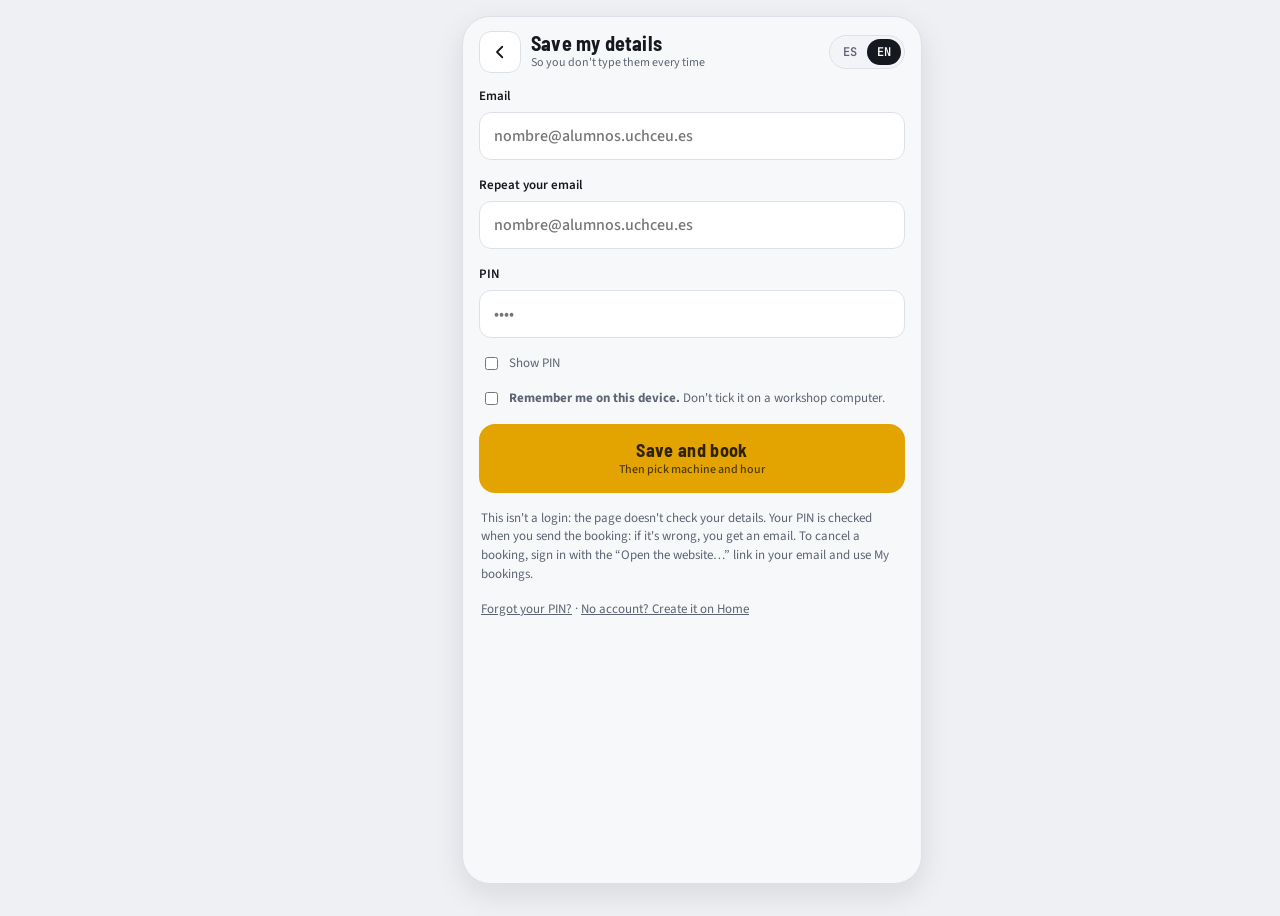
<file: entrar.html>
<!doctype html>
<html lang="es">
<head>
<meta charset="utf-8">
<meta name="viewport" content="width=device-width, initial-scale=1, viewport-fit=cover">
<meta name="robots" content="noindex">
<meta name="referrer" content="no-referrer">
<title>Guardar mis datos - Taller ESET</title>
<link rel="preconnect" href="https://fonts.googleapis.com">
<link rel="stylesheet" href="https://fonts.googleapis.com/css2?family=Barlow+Semi+Condensed:wght@500;600;700&family=Source+Sans+3:wght@400;600;700&family=JetBrains+Mono:wght@400;500&display=swap">
<link rel="stylesheet" href="styles.css?v=20261124c">
</head>
<body>
<div class="app" id="app" aria-live="polite"></div>
<script>
/* =====================================================================
   "Guardar mis datos - Save my details": the site-wide sign-in page.
   It does NOT check the email or PIN (there is no server). It only saves them
   on this device so every page of the site (laser now, 3D printing later)
   can fill them into the Airtable forms. Airtable checks them when a form is sent.
   Same storage keys as index.html: eset_user, eset_lang.
   ===================================================================== */
const CONFIG = {
  HOME: "index.html",
  FORGOT_URL: "https://airtable.com/appeQ6gkuiJAq7wiT/pagfix2aQ1lqOqEp9/form",
  CREATE_PAGE: "index.html#crear-cuenta",     // Crear cuenta lives on Inicio (since 2026-11-12)
  EMAIL_RE: /^[^@\s]+@(alumnos\.)?uchceu\.es$/,
  // TEMPORARY (testing, 2026-11-13): hashes of the 2 Gmail test addresses allowed in Students."Domain OK".
  // Remove together with the Domain OK lines and the Crear cuenta validation after testing.
  TEST_EMAIL_HASHES: ["1039hdj", "70stcx"]
};
(function(){
  "use strict";
  const app = document.getElementById("app"), $ = id => document.getElementById(id);
  const isTestEmail = v => { let x = 5381; for (const c of v) x = ((x * 33) ^ c.charCodeAt(0)) >>> 0; return (CONFIG.TEST_EMAIL_HASHES || []).includes(x.toString(36)); };
  const esc = s => String(s ?? "").replace(/[&<>"']/g, c => ({"&":"&amp;","<":"&lt;",">":"&gt;",'"':"&quot;","'":"&#39;"}[c]));
  const back = '<svg viewBox="0 0 24 24" fill="none" stroke="currentColor" stroke-width="2.4" stroke-linecap="round" stroke-linejoin="round" aria-hidden="true"><path d="M15 5l-7 7 7 7"/></svg>';
  const store = { get(k){ try { return sessionStorage.getItem(k) || localStorage.getItem(k); } catch(e){ return null; } },
                  set(k,v,remember){ try { sessionStorage.setItem(k,v); if (remember) localStorage.setItem(k,v); else localStorage.removeItem(k); } catch(e){} },
                  clear(k){ try { sessionStorage.removeItem(k); localStorage.removeItem(k); } catch(e){} } };
  let user = null; try { const s = JSON.parse(store.get("eset_user") || "null"); if (s && s.e && s.p) user = s; } catch(e) {}
  const S = { lang: "es", err: "", email: "" };
  try { const l = localStorage.getItem("eset_lang"); S.lang = (l === "es" || l === "en") ? l : (/^en(-|$)/i.test(navigator.language || "") ? "en" : "es"); } catch(e) {}
  const L = (es, en) => S.lang === "en" ? en : es;

  function top() {
    return `<div class="top"><a class="back" href="${CONFIG.HOME}" aria-label="${L("Volver al inicio", "Back to home")}">${back}</a>
      <div class="ttl"><b>${L("Guardar mis datos", "Save my details")}</b><span>${L("Para no escribirlos en cada reserva", "So you don't type them every time")}</span></div>
      <div class="lang" role="group" aria-label="${L("Idioma", "Language")}"><button data-l="es" lang="es" aria-pressed="${S.lang === "es"}">ES</button><button data-l="en" lang="en" aria-pressed="${S.lang === "en"}">EN</button></div></div>`;
  }
  function vSaved() {
    return top() + `<div class="scr">
      <div class="hero"><div class="stripe" aria-hidden="true"></div>
        <h1>${L("Tus datos están guardados", "Your details are saved")}</h1>
        <p><b>${esc(user.e)}</b></p>
        <p>PIN: <b id="pv">••••</b> <button type="button" class="btn2" id="spv" style="display:inline-block;width:auto;padding:4px 12px;margin-left:6px" aria-pressed="false">${L("Mostrar PIN", "Show PIN")}</button></p></div>
      <a class="cta" href="${CONFIG.HOME}" style="text-decoration:none;text-align:center">${L("Ir a reservar", "Go to booking")}<small>${L("Elige máquina y hora", "Pick machine and hour")}</small></a>
      <button class="btn2" id="forget">${L("Borrar mis datos de este dispositivo", "Remove my details from this device")}</button>
      <p class="note">${L("Comprueba que el email de arriba es el de tu cuenta: si tiene un error, las reservas se rechazan y el aviso no te llega. Si el PIN no es correcto, la reserva se rechaza y te llega un correo. En los dos casos, borra tus datos y guárdalos otra vez.", "Check that the email above is your account's: if it has a typo, bookings are rejected and the notice never reaches you. If the PIN is wrong, the booking is rejected and you get an email. Either way, remove your details and save them again.")}</p>
    </div>`;
  }
  function vForm() {
    return top() + `<form class="scr" id="f" novalidate>
      <label class="fld"><span>Email</span><input id="e" type="email" autocomplete="email" inputmode="email" placeholder="nombre@alumnos.uchceu.es" value="${esc(S.email)}"></label>
      <label class="fld"><span>${L("Repite el email", "Repeat your email")}</span><input id="e2" type="email" autocomplete="off" inputmode="email" placeholder="nombre@alumnos.uchceu.es" value="${esc(S.email2 || "")}"></label>
      <label class="fld"><span>PIN</span><input id="p" type="password" inputmode="numeric" autocomplete="current-password" maxlength="4" pattern="[0-9]{4}" placeholder="••••"></label>
      <label class="chk" for="sp"><input type="checkbox" id="sp"><span>${L("Mostrar PIN", "Show PIN")}</span></label>
      ${S.err ? `<p class="err" role="alert">${S.err}</p>` : ""}
      <label class="chk" for="r"><input type="checkbox" id="r"><span>${L("<b>Recordarme en este dispositivo.</b> No lo marques en un ordenador del taller.", "<b>Remember me on this device.</b> Don't tick it on a workshop computer.")}</span></label>
      <button class="cta" type="submit">${L("Guardar y reservar", "Save and book")}<small>${L("Después eliges máquina y hora", "Then pick machine and hour")}</small></button>
      <p class="note">${L("Esto no es un inicio de sesión: la página no comprueba tus datos. El PIN se comprueba al enviar la reserva: si no es correcto, te llega un correo. Para cancelar una cita, entra con el enlace «Abrir la web…» de tu correo y usa Mis citas.", "This isn't a login: the page doesn't check your details. Your PIN is checked when you send the booking: if it's wrong, you get an email. To cancel a booking, sign in with the “Open the website…” link in your email and use My bookings.")}</p>
      <p class="note"><a href="${esc(CONFIG.FORGOT_URL)}" target="_blank" rel="noopener">${L("¿Has olvidado tu PIN?", "Forgot your PIN?")}</a> · <a href="${CONFIG.CREATE_PAGE}">${L("¿No tienes cuenta? Créala en Inicio", "No account? Create it on Home")}</a></p>
    </form>`;
  }
  function render() {
    document.documentElement.lang = S.lang;
    document.title = L("Guardar mis datos - Taller ESET", "Save my details - ESET Workshop");
    app.innerHTML = user ? vSaved() : vForm();
    app.querySelectorAll(".lang button").forEach(b => b.onclick = () => { S.lang = b.dataset.l; try { localStorage.setItem("eset_lang", S.lang); } catch(e) {} render(); });
    // Show / hide the PIN without re-rendering (a re-render would clear what was typed).
    const sp = $("sp"); if (sp) sp.onchange = () => { $("p").type = sp.checked ? "text" : "password"; };
    const spv = $("spv"); if (spv) spv.onclick = () => { const on = spv.getAttribute("aria-pressed") !== "true"; spv.setAttribute("aria-pressed", on); $("pv").textContent = on ? user.p : "••••"; spv.textContent = on ? L("Ocultar PIN", "Hide PIN") : L("Mostrar PIN", "Show PIN"); };
    const fg = $("forget"); if (fg) fg.onclick = () => { if (!confirm(L("¿Seguro que quieres borrar tus datos de este dispositivo? Para volver a entrar tendrás que guardarlos otra vez o abrir el enlace de tu correo.", "Are you sure you want to remove your details from this device? To come back in you will have to save them again or open the link in your email."))) return; store.clear("eset_user"); user = null; render(); };
    const f = $("f"); if (f) f.onsubmit = ev => {
      ev.preventDefault();
      const e = ($("e").value || "").trim().toLowerCase(), e2 = ($("e2").value || "").trim().toLowerCase(), p = ($("p").value || "").trim();
      S.email = e; S.email2 = e2;
      if (!CONFIG.EMAIL_RE.test(e) && !isTestEmail(e)) { S.err = L("Escribe tu email de la universidad (@alumnos.uchceu.es o @uchceu.es).", "Type your university email (@alumnos.uchceu.es or @uchceu.es)."); render(); return; }
      if (e !== e2) { S.err = L("Los dos emails no coinciden. Escríbelo igual en los dos campos.", "The two emails don't match. Type it the same in both boxes."); render(); return; }
      if (!/^\d{4}$/.test(p)) { S.err = L("El PIN tiene 4 cifras.", "The PIN has 4 digits."); render(); return; }
      // Keep the Links Code if these details came from the same student's personal link before.
      let c = ""; try { const old = JSON.parse(store.get("eset_user") || "null"); if (old && old.e === e && old.c) c = old.c; } catch(err) {}
      store.set("eset_user", JSON.stringify({ e, p, c }), $("r").checked);
      location.href = CONFIG.HOME;
    };
  }
  render();
})();
</script>
</body>
</html>
</file>
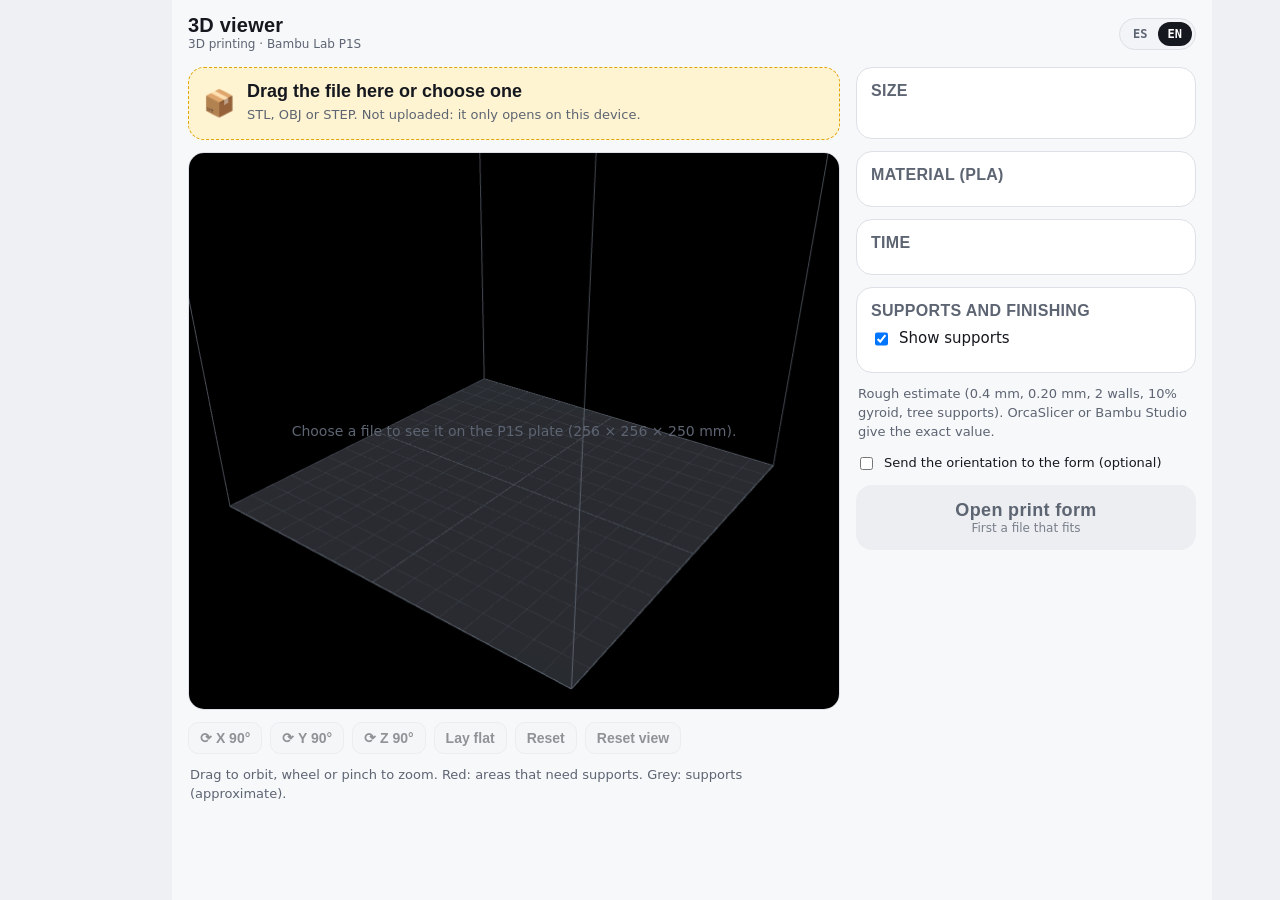
<file: 3d/visor.html>
<!doctype html>
<html lang="es">
<head>
<meta charset="utf-8">
<meta name="viewport" content="width=device-width, initial-scale=1, viewport-fit=cover">
<meta name="referrer" content="no-referrer">
<title>Visor 3D - 3D viewer</title>
<!-- Laser → 3D step 12, section S3 (2026-11-12). Fit check + rough material/time estimate for the Bambu Lab P1S.
     Runs fully in the browser: the file is never uploaded, three.js is in ./vendor (no CDN). -->
<link rel="stylesheet" href="../styles.css">
<style>
  .v3{max-width:1040px;margin:0 auto;min-height:100vh;background:var(--app);display:flex;flex-direction:column}
  .v3 .body{display:grid;gap:16px;padding:4px 16px 24px;grid-template-columns:minmax(0,1fr)}
  @media (min-width:860px){.v3 .body{grid-template-columns:minmax(0,1fr) 340px;align-items:start}}
  .stage{position:relative;border:1px solid var(--line);border-radius:16px;overflow:hidden;background:var(--surface);height:min(62vh,560px)}
  .stage canvas{display:block;width:100%;height:100%;touch-action:none}
  .stage .empty{position:absolute;inset:0;display:grid;place-items:center;text-align:center;padding:24px;color:var(--muted);font-size:14px;pointer-events:none}
  .tools{display:flex;flex-wrap:wrap;gap:8px}
  .tools .btn2{font-size:14px;padding:7px 11px}
  .tools .btn2[disabled]{opacity:.45;cursor:default}
  .pick{display:flex;align-items:center;gap:12px;padding:14px;border-radius:16px;border:1.5px dashed var(--accent);background:var(--accent-soft);cursor:pointer}
  .pick input{position:absolute;opacity:0;width:1px;height:1px}
  .pick b{display:block;font:700 18px/1.1 var(--f-display)}
  .pick span{font-size:13px;color:var(--muted)}
  .panel{display:grid;gap:12px}
  .card{padding:14px;border-radius:16px;border:1px solid var(--line);background:var(--surface);display:grid;gap:8px}
  .card h2{margin:0;font:700 16px var(--f-display);letter-spacing:.02em;text-transform:uppercase;color:var(--muted)}
  .row{display:flex;justify-content:space-between;gap:10px;font-size:15px}
  .row b{font-family:var(--f-mono);font-size:14px}
  .ok{color:var(--free)} .bad{color:var(--closed)}
  .big{font:700 28px/1 var(--f-display)}
  .fname{font-size:13px;color:var(--muted);word-break:break-all}
  a.cta{display:block;text-decoration:none}
  .pick.drop,.stage.drop{outline:3px dashed var(--accent);outline-offset:3px;background:var(--accent-soft)}
  body.dragging .stage .empty{color:var(--ink);font-weight:600}
  .otick{display:flex;gap:8px;align-items:flex-start;font-size:13px;cursor:pointer}
</style>
<script src="p1s-settings.js"></script>
<script src="vendor/occt/occt-import-js.js"></script>
<script src="estimator.js"></script>
<script type="importmap">{ "imports": { "three": "./vendor/three.module.min.js" } }</script>
</head>
<body>
<div class="v3">
  <div class="top"><div class="ttl"><b id="tT"></b><span id="tS"></span></div>
    <div class="lang" role="group"><button data-l="es" lang="es">ES</button><button data-l="en" lang="en">EN</button></div></div>
  <div class="body">
    <div style="display:grid;gap:12px;min-width:0">
      <label class="pick"><input type="file" id="file" accept=".stl,.obj,.step,.stp"><span aria-hidden="true" style="font-size:26px">📦</span>
        <div><b data-t="pick"></b><span data-t="pickSub"></span></div></label>
      <div class="stage"><canvas id="cv"></canvas><div class="empty" id="empty" data-t="empty"></div></div>
      <div class="tools">
        <button class="btn2" data-rot="x">⟳ X 90°</button><button class="btn2" data-rot="y">⟳ Y 90°</button><button class="btn2" data-rot="z">⟳ Z 90°</button>
        <button class="btn2" id="flat" data-t="flat"></button><button class="btn2" id="reset" data-t="reset"></button><button class="btn2" id="view" data-t="view"></button>
      </div>
      <p class="note" data-t="orbit"></p>
    </div>
    <div class="panel">
      <div class="card"><h2 data-t="size"></h2><div class="fname" id="fname"></div><div id="sizes"></div><div id="fit" class="big"></div></div>
      <div class="card"><h2 data-t="mat"></h2><div id="mat"></div></div>
      <div class="card"><h2 data-t="time"></h2><div id="time"></div></div>
      <div class="card"><h2 data-t="post"></h2><label class="row" style="justify-content:flex-start;gap:8px;cursor:pointer"><input type="checkbox" id="showSup" checked><span data-t="showSup"></span></label><div id="post" style="font-size:13px;line-height:1.4"></div></div>
      <p class="note" data-t="disc"></p>
      <label class="otick" for="sendRot"><input type="checkbox" id="sendRot"><span data-t="sendRot"></span></label>
      <a class="cta" id="go" aria-disabled="true" target="_blank" rel="noopener"><span data-t="go"></span><small id="goS"></small></a>
    </div>
  </div>
</div>
<script type="module">
import * as THREE from "three";
import { OrbitControls } from "./vendor/OrbitControls.js";

// Print form link + autofill: empty until the 3D print form and its fields exist (step 12 open item).
// PREFILL: the Airtable form field names (exact text) to fill from this page. Empty name = not sent.
// The file name is prefilled VISIBLE (the student can change it); the others are prefilled and hidden (text/number fields only,
// never a linked-record field). The orientation is only sent when the student ticks "Enviar la orientación al formulario".
const CONFIG = {
  PRINT_FORM_URL: "",
  PREFILL: { file: "", orientation: "", grams: "", supportGrams: "", time: "", size: "" },
};
const P = window.P1S, E = window.P1SEstimator;
const T = {
  title: ["Visor 3D", "3D viewer"], sub: ["Impresión 3D · Bambu Lab P1S", "3D printing · Bambu Lab P1S"],
  pick: ["Arrastra el archivo aquí o elige uno", "Drag the file here or choose one"], pickSub: ["STL, OBJ o STEP. No se sube: se abre solo en este dispositivo.", "STL, OBJ or STEP. Not uploaded: it only opens on this device."],
  empty: ["Elige un archivo para verlo sobre la cama de la P1S (256 × 256 × 250 mm).", "Choose a file to see it on the P1S plate (256 × 256 × 250 mm)."],
  flat: ["Apoyar cara plana", "Lay flat"], reset: ["Restablecer", "Reset"], view: ["Centrar vista", "Reset view"],
  orbit: ["Arrastra para girar la vista, rueda o pellizco para zoom. En rojo: zonas que necesitan soportes. En gris: soportes (aproximados).", "Drag to orbit, wheel or pinch to zoom. Red: areas that need supports. Grey: supports (approximate)."],
  size: ["Tamaño", "Size"], mat: ["Material (PLA)", "Material (PLA)"], time: ["Tiempo", "Time"],
  fits: ["✓ Cabe en la P1S", "✓ Fits the P1S"], nofit: ["✗ No cabe: gíralo o escálalo", "✗ Doesn't fit: rotate or scale it"],
  model: ["Pieza", "Part"], sup: ["Soportes (árbol)", "Supports (tree)"], total: ["Total", "Total"], len: ["Filamento", "Filament"],
  ritual: ["Preparación P1S (calentar, nivelar, calibrar)", "P1S start (heat, level, calibrate)"], print: ["Impresión", "Printing"],
  disc: ["Estimación aproximada (0,4 mm, 0,20 mm, 2 perímetros, 10 % gyroid, soportes en árbol). OrcaSlicer o Bambu Studio dan el valor exacto.", "Rough estimate (0.4 mm, 0.20 mm, 2 walls, 10% gyroid, tree supports). OrcaSlicer or Bambu Studio give the exact value."],
  go: ["Abrir formulario de impresión", "Open print form"], goNo: ["Primero un archivo que quepa", "First a file that fits"], goSoon: ["Disponible pronto", "Available soon"], goOk: ["Se abre en otra pestaña: sube el mismo archivo", "Opens in a new tab: upload the same file"],
  err: ["No se pudo leer el archivo", "Couldn't read the file"],
  sendRot: ["Enviar la orientación al formulario (opcional)", "Send the orientation to the form (optional)"],
  dropHere: ["Suelta el archivo para abrirlo", "Drop the file to open it"],
  post: ["Soportes y acabado", "Supports and finishing"], showSup: ["Ver soportes", "Show supports"],
  noSup: ["Sin soportes: la pieza sale limpia, sin repaso.", "No supports: the part comes out clean, no cleanup."],
  lvl: [["Poco repaso", "Repaso medio", "Mucho repaso"], ["Little cleanup", "Some cleanup", "A lot of cleanup"]],
  postTxt: ["Los soportes tocan unos {a} cm² de la pieza (en rojo). Al quitarlos quedan marcas: repásalas con cúter o lija. Prueba a girar la pieza para reducirlas.", "Supports touch about {a} cm² of the part (red). Removing them leaves marks: clean them up with a craft knife or sandpaper. Try rotating the part to reduce them."],
};
let lang = (navigator.language || "es").startsWith("en") ? "en" : "es"; try { lang = localStorage.getItem("eset_lang") || lang; } catch (e) {}
// Inside the main site (index.html, Impresión 3D tab): ?embed=1 hides this page's own title bar and language switch; ?lang= follows the site.
const QS = new URLSearchParams(location.search); if (QS.get("lang") === "es" || QS.get("lang") === "en") lang = QS.get("lang");
if (QS.has("embed")) { document.querySelector(".v3 > .top").style.display = "none"; document.body.style.cssText += ";padding:0;background:transparent"; document.querySelector(".v3").style.maxWidth = "none"; }
const t = k => T[k][lang === "en" ? 1 : 0], $ = id => document.getElementById(id), n1 = v => v.toFixed(1).replace(".", lang === "en" ? "." : ",");

// ---- Scene (Z up, plate 0..256) ----
const cv = $("cv"), renderer = new THREE.WebGLRenderer({ canvas: cv, antialias: true });
renderer.setPixelRatio(Math.min(2, devicePixelRatio));
const scene = new THREE.Scene(), cam = new THREE.PerspectiveCamera(40, 1, 1, 5000); cam.up.set(0, 0, 1);
const ctl = new OrbitControls(cam, cv); ctl.enableDamping = true;
scene.add(new THREE.HemisphereLight(0xffffff, 0x8890a0, 1.6)); const sun = new THREE.DirectionalLight(0xffffff, 1.4); sun.position.set(200, -150, 400); scene.add(sun);
const css = n => getComputedStyle(document.documentElement).getPropertyValue(n).trim();
const plate = new THREE.Mesh(new THREE.PlaneGeometry(P.bed.x, P.bed.y), new THREE.MeshStandardMaterial({ color: 0x2a2d33, roughness: .9 }));
plate.position.set(P.bed.x / 2, P.bed.y / 2, -0.01); scene.add(plate);
const grid = new THREE.GridHelper(P.bed.x, 16, 0x555b66, 0x3a3f48); grid.rotation.x = Math.PI / 2; grid.position.set(P.bed.x / 2, P.bed.y / 2, 0); scene.add(grid);
const vol = new THREE.LineSegments(new THREE.EdgesGeometry(new THREE.BoxGeometry(P.bed.x, P.bed.y, P.bed.z)), new THREE.LineBasicMaterial({ color: 0x8a94a6, transparent: true, opacity: .5 }));
vol.position.set(P.bed.x / 2, P.bed.y / 2, P.bed.z / 2); scene.add(vol);
let mesh = null, orig = null, pos = null, fileName = "", rot = { x: 0, y: 0, z: 0, flat: false };
const rotText = () => (rot.flat ? "flat " : "") + "X" + rot.x + " Y" + rot.y + " Z" + rot.z;
function homeView() { cam.position.set(P.bed.x / 2 + 260, -220, 260); ctl.target.set(P.bed.x / 2, P.bed.y / 2, 40); ctl.update(); }
function resize() { const r = cv.parentElement.getBoundingClientRect(); renderer.setSize(r.width, r.height, false); cam.aspect = r.width / r.height; cam.updateProjectionMatrix(); }
new ResizeObserver(resize).observe(cv.parentElement); homeView();
renderer.setAnimationLoop(() => { ctl.update(); renderer.render(scene, cam); });

// ---- Mesh handling ----
function place(p) {                                  // centre on the plate, bottom at z = 0
  const b = E.bounds(p), dx = P.bed.x / 2 - (b.min[0] + b.max[0]) / 2, dy = P.bed.y / 2 - (b.min[1] + b.max[1]) / 2, dz = -b.min[2];
  for (let i = 0; i < p.length; i += 3) { p[i] += dx; p[i + 1] += dy; p[i + 2] += dz; } return p;
}
function rotate(p, ax, ay, az, ang) {                // Rodrigues rotation about a unit axis
  const c = Math.cos(ang), s = Math.sin(ang), k = 1 - c;
  const R = [c + ax*ax*k, ax*ay*k - az*s, ax*az*k + ay*s, ay*ax*k + az*s, c + ay*ay*k, ay*az*k - ax*s, az*ax*k - ay*s, az*ay*k + ax*s, c + az*az*k];
  for (let i = 0; i < p.length; i += 3) { const x = p[i], y = p[i + 1], z = p[i + 2];
    p[i] = R[0]*x + R[1]*y + R[2]*z; p[i + 1] = R[3]*x + R[4]*y + R[5]*z; p[i + 2] = R[6]*x + R[7]*y + R[8]*z; }
  return place(p);
}
function layFlat() {                                 // biggest set of faces sharing a normal goes down
  const acc = new Map(), flip = E.measure(pos).flip ? -1 : 1;
  for (let i = 0; i < pos.length; i += 9) {
    const bx = pos[i+3]-pos[i], by = pos[i+4]-pos[i+1], bz = pos[i+5]-pos[i+2], cx = pos[i+6]-pos[i], cy = pos[i+7]-pos[i+1], cz = pos[i+8]-pos[i+2];
    let nx = by*cz - bz*cy, ny = bz*cx - bx*cz, nz = bx*cy - by*cx; const l = Math.hypot(nx, ny, nz); if (!l) continue;
    nx *= flip / l; ny *= flip / l; nz *= flip / l;
    const key = [nx, ny, nz].map(v => Math.round(v * 50)).join(","), a = acc.get(key) || { a: 0, n: [nx, ny, nz] }; a.a += l / 2; acc.set(key, a);
  }
  let best = null; for (const v of acc.values()) if (!best || v.a > best.a) best = v;
  if (!best) return;
  const [nx, ny, nz] = best.n, ang = Math.acos(Math.max(-1, Math.min(1, -nz)));      // turn n onto (0,0,-1)
  if (ang < 1e-6) return; let ax = -ny, ay = nx, al = Math.hypot(ax, ay);               // axis = n × (0,0,-1)
  if (al < 1e-9) { ax = 1; ay = 0; al = 1; }
  rotate(pos, ax / al, ay / al, 0, ang);
}
function draw() {
  if (mesh) { scene.remove(mesh); mesh.geometry.dispose(); }
  const g = new THREE.BufferGeometry(); g.setAttribute("position", new THREE.BufferAttribute(pos, 3));
  const col = new Float32Array(pos.length), cos = Math.cos(P.support.thresholdDeg * Math.PI / 180), flip = E.measure(pos).flip ? -1 : 1;
  const base = new THREE.Color(css("--accent") || "#e3a300"), red = new THREE.Color("#e5484d");
  for (let i = 0; i < pos.length; i += 9) {
    const bx = pos[i+3]-pos[i], by = pos[i+4]-pos[i+1], bz = pos[i+5]-pos[i+2], cx = pos[i+6]-pos[i], cy = pos[i+7]-pos[i+1], cz = pos[i+8]-pos[i+2];
    const nx = by*cz - bz*cy, ny = bz*cx - bx*cz, nz = (bx*cy - by*cx) * flip, l = Math.hypot(nx, ny, nz);
    const over = l && nz / l < -cos && Math.min(pos[i+2], pos[i+5], pos[i+8]) > P.layer, c = over ? red : base;
    for (let k = 0; k < 9; k += 3) { col[i + k] = c.r; col[i + k + 1] = c.g; col[i + k + 2] = c.b; }
  }
  g.setAttribute("color", new THREE.BufferAttribute(col, 3)); g.computeVertexNormals();
  mesh = new THREE.Mesh(g, new THREE.MeshStandardMaterial({ vertexColors: true, roughness: .6, metalness: 0, side: THREE.DoubleSide }));
  scene.add(mesh); update();
}
let last = null, supMesh = null;
function drawSupports(r) {                           // tree branches, thin tip at the part, thicker at the base (approximate)
  if (supMesh) { scene.remove(supMesh); supMesh.geometry.dispose(); supMesh = null; }
  const tp = (r && r.support.tips) || [], n = tp.length / 4; if (!n || !$("showSup").checked) return;
  const geo = new THREE.CylinderGeometry(0.35, 1.0, 1, 8, 1); geo.rotateX(Math.PI / 2); geo.translate(0, 0, 0.5);
  supMesh = new THREE.InstancedMesh(geo, new THREE.MeshStandardMaterial({ color: 0xb8c0cc, transparent: true, opacity: .6, roughness: .8 }), n);
  const M = new THREE.Matrix4();
  for (let i = 0; i < n; i++) { const h = Math.max(0.01, tp[i*4+3] - tp[i*4+2]); M.makeScale(1, 1, h); M.setPosition(tp[i*4], tp[i*4+1], tp[i*4+2]); supMesh.setMatrixAt(i, M); }
  scene.add(supMesh);
}
function update() {
  document.querySelectorAll(".tools .btn2").forEach(b => b.disabled = !pos);
  $("empty").hidden = !!pos;
  if (!pos) { last = lastTime = null; drawSupports(null); $("post").innerHTML = ""; $("sizes").innerHTML = $("mat").innerHTML = $("time").innerHTML = $("fit").textContent = $("fname").textContent = ""; return goBtn(false); }
  const r = E.estimate({ pos }), tm = E.estimateTime({ pos }, r), lim = [P.bed.x, P.bed.y, P.bed.z]; last = r; lastTime = tm;
  $("fname").textContent = fileName;
  $("sizes").innerHTML = ["X", "Y", "Z"].map((a, i) => `<div class="row"><span>${a}</span><b class="${r.size[i] <= lim[i] ? "ok" : "bad"}">${n1(r.size[i])} / ${lim[i]} mm</b></div>`).join("");
  $("fit").textContent = t(r.fits ? "fits" : "nofit"); $("fit").className = "big " + (r.fits ? "ok" : "bad");
  $("mat").innerHTML = `<div class="row"><span>${t("model")}</span><b>${n1(r.grams.model)} g</b></div>
    <div class="row"><span>${t("sup")}</span><b>${n1(r.grams.supports)} g</b></div>
    <div class="row"><span><strong>${t("total")}</strong></span><b>${n1(r.grams.total)} g</b></div>
    <div class="row"><span>${t("len")}</span><b>${n1(r.metres)} m</b></div>`;
  $("time").innerHTML = `<div class="big">${tm.text}</div>
    <div class="row"><span>${t("ritual")}</span><b>${E.fmt(tm.seconds.ritual)}</b></div>
    <div class="row"><span>${t("print")}</span><b>${tm.printText}</b></div>`;
  const a = r.support.interfaceArea / 100, L = T.lvl[lang === "en" ? 1 : 0];
  $("post").innerHTML = r.support.needed ? `<b>${L[a < 2 ? 0 : a < 10 ? 1 : 2]}</b><br>${t("postTxt").replace("{a}", n1(a))}` : t("noSup");
  drawSupports(r);
  goBtn(r.fits);
}
let lastTime = null;
const enc = encodeURIComponent, key = k => enc(k).replace(/%20/g, "+");
function formLink() {                                // PRINT_FORM_URL + prefill_<field>=<value> (hide_ all but the file name)
  const F = CONFIG.PREFILL || {}, r = last, p = [];
  const add = (k, v, show) => { if (!F[k] || v == null || v === "") return; p.push("prefill_" + key(F[k]) + "=" + enc(v) + (show ? "" : "&hide_" + key(F[k]) + "=true")); };
  add("file", fileName, true);
  if ($("sendRot").checked) add("orientation", rotText());
  if (r) { add("grams", r.grams.total.toFixed(1)); add("supportGrams", r.grams.supports.toFixed(1));
    add("size", r.size.map(v => v.toFixed(1)).join("×") + " mm"); }
  if (lastTime) add("time", String(Math.round(lastTime.seconds.total / 60)));
  return CONFIG.PRINT_FORM_URL + (p.length ? (CONFIG.PRINT_FORM_URL.includes("?") ? "&" : "?") + p.join("&") : "");
}
function goBtn(fits) {
  const go = $("go"), ok = fits && !!CONFIG.PRINT_FORM_URL;
  go.setAttribute("aria-disabled", ok ? "false" : "true");
  if (ok) go.href = formLink(); else go.removeAttribute("href");
  $("goS").textContent = !fits ? t("goNo") : CONFIG.PRINT_FORM_URL ? t("goOk") : t("goSoon");
}
function texts() {
  document.documentElement.lang = lang; $("tT").textContent = t("title"); $("tS").textContent = t("sub");
  document.querySelectorAll("[data-t]").forEach(el => el.textContent = t(el.dataset.t));
  document.querySelectorAll(".lang button").forEach(b => b.setAttribute("aria-pressed", b.dataset.l === lang));
  update();
}

// ---- Events ----
async function loadFile(f) {
  if (!f) return;
  try { const m = await E.parseFile(f.name, await f.arrayBuffer()); if (!m.pos.length) throw new Error("empty");
    orig = new Float32Array(m.pos); pos = place(new Float32Array(orig)); fileName = f.name; rot = { x: 0, y: 0, z: 0, flat: false }; draw(); homeView(); }
  catch (err) { alert(t("err") + ": " + (err.message || err)); }
}
$("file").onchange = e => { loadFile(e.target.files[0]); e.target.value = ""; };
// Drag and drop: anywhere on the page; the pick box and the plate light up while a file is dragged over.
let dragN = 0;
const hasFiles = e => e.dataTransfer && [...(e.dataTransfer.types || [])].includes("Files");
const dragUI = on => { document.body.classList.toggle("dragging", on); document.querySelector(".pick").classList.toggle("drop", on); document.querySelector(".stage").classList.toggle("drop", on);
  $("empty").textContent = t(on ? "dropHere" : "empty"); $("empty").hidden = !!pos && !on; };
addEventListener("dragenter", e => { if (!hasFiles(e)) return; e.preventDefault(); if (dragN++ === 0) dragUI(true); });
addEventListener("dragover", e => { if (!hasFiles(e)) return; e.preventDefault(); e.dataTransfer.dropEffect = "copy"; });
addEventListener("dragleave", e => { if (!hasFiles(e)) return; if (--dragN <= 0) { dragN = 0; dragUI(false); } });
addEventListener("drop", e => { if (!hasFiles(e)) return; e.preventDefault(); dragN = 0; dragUI(false); loadFile(e.dataTransfer.files[0]); });
document.querySelectorAll("[data-rot]").forEach(b => b.onclick = () => { if (!pos) return; const a = b.dataset.rot;
  rotate(pos, a === "x" ? 1 : 0, a === "y" ? 1 : 0, a === "z" ? 1 : 0, Math.PI / 2); rot[a] = (rot[a] + 90) % 360; draw(); });
$("flat").onclick = () => { if (pos) { layFlat(); rot = { x: 0, y: 0, z: 0, flat: true }; draw(); } };
$("reset").onclick = () => { if (orig) { pos = place(new Float32Array(orig)); rot = { x: 0, y: 0, z: 0, flat: false }; draw(); homeView(); } };
$("sendRot").onchange = () => goBtn(!!(last && last.fits));
$("view").onclick = homeView;
$("showSup").onchange = () => drawSupports(last);
addEventListener("message", e => { if (e.origin !== location.origin) return; const d = e.data || {};
  if (d.type === "lang" && (d.lang === "es" || d.lang === "en") && d.lang !== lang) { lang = d.lang; texts(); } });
document.querySelectorAll(".lang button").forEach(b => b.onclick = () => { lang = b.dataset.l; try { localStorage.setItem("eset_lang", lang); } catch (e) {} texts(); });
$("go").onclick = e => { if ($("go").getAttribute("aria-disabled") === "true") e.preventDefault(); };
texts();
</script>
</body>
</html>
</file>
<file: styles.css>
/* Shared styles for index.html and entrar.html */
/* Layout: one mobile-first app column (max 460px). Screens: Inicio → Láser → Calendario; the booking form opens in a bottom sheet. */
:root{
  --bg:#eef0f3; --app:#f7f8fa; --surface:#ffffff; --ink:#15181e; --muted:#5d6472; --line:#dde0e6;
  --accent:#e3a300; --accent-ink:#2f2200; --accent-soft:#fff4d1;
  --free:#1c7a4b; --free-soft:#e2f3e9; --busy:#9aa1ad; --busy-soft:#eceef1; --closed:#b3261e; --closed-soft:#fbe8e6;
  --sel:#15181e; --sel-ink:#ffffff; --field:#f3f4f7; --scrim:rgba(14,16,20,.45); --shadow:0 10px 30px rgba(20,24,32,.10);
  --beam:#d92d20; --glass:#ffd96a;
  --f-display:"Barlow Semi Condensed","Arial Narrow",Arial,sans-serif;
  --f-body:"Source Sans 3","Segoe UI",system-ui,sans-serif;
  --f-mono:"JetBrains Mono",ui-monospace,Menlo,Consolas,monospace;
  color-scheme:light;
}
@media (prefers-color-scheme: dark){:root{
  --bg:#0d0f13; --app:#12151a; --surface:#1a1e25; --ink:#eceef2; --muted:#a3aab7; --line:#2c313b;
  --accent:#f2b51c; --accent-ink:#241a00; --accent-soft:#382d10;
  --free:#5cc98f; --free-soft:#163224; --busy:#6c7380; --busy-soft:#22262e; --closed:#f08a80; --closed-soft:#3a1d1b;
  --sel:#f2b51c; --sel-ink:#1a1400; --field:#14171d; --scrim:rgba(0,0,0,.6); --shadow:0 10px 30px rgba(0,0,0,.4);
  --beam:#ff6b5e; --glass:#8a6d14; color-scheme:dark}}
*{box-sizing:border-box}
html,body{margin:0}
body{background:var(--bg);color:var(--ink);font:16px/1.45 var(--f-body);min-height:100vh;
  padding-top:env(safe-area-inset-top,0px);padding-bottom:env(safe-area-inset-bottom,0px)}
a{color:inherit}
button{font:inherit;color:inherit}
:is(button,a,input,textarea):focus-visible{outline:3px solid var(--accent);outline-offset:2px}
[hidden]{display:none!important}
.app{max-width:460px;margin:0 auto;min-height:100vh;background:var(--app);display:flex;flex-direction:column;position:relative}
@media (min-width:520px){.app{margin:16px auto;min-height:calc(100vh - 32px);border:1px solid var(--line);border-radius:28px;box-shadow:var(--shadow);overflow:hidden}}
.top{display:flex;align-items:center;gap:10px;padding:14px max(16px,env(safe-area-inset-right,0px)) 10px max(16px,env(safe-area-inset-left,0px));min-height:62px}
.back{all:unset;cursor:pointer;width:40px;height:40px;border-radius:12px;display:grid;place-items:center;background:var(--surface);border:1px solid var(--line);flex:none}
.back svg{width:18px;height:18px}
.ttl{flex:1;min-width:0}
.ttl b{display:block;font:700 20px/1.1 var(--f-display);letter-spacing:.01em}
.ttl span{display:block;font-size:12px;color:var(--muted)}
.me{display:flex;align-items:center;gap:6px;background:var(--surface);border:1px solid var(--line);border-radius:999px;padding:4px;flex:none;max-width:52%}
.me i{font-style:normal;width:28px;height:28px;border-radius:50%;display:grid;place-items:center;background:var(--accent);color:var(--accent-ink);font:700 14px var(--f-display);flex:none}
.me button{all:unset;cursor:pointer;font-size:12px;color:var(--muted);padding:0 8px 0 2px;white-space:nowrap}
.scr{flex:1;padding:4px max(16px,env(safe-area-inset-right,0px)) 24px max(16px,env(safe-area-inset-left,0px));display:grid;gap:16px;align-content:start}
.demo{font:500 11px/1.4 var(--f-mono);letter-spacing:.04em;text-transform:uppercase;background:var(--accent-soft);border:1px solid var(--accent);border-radius:8px;padding:8px 10px}
/* home */
.hero{display:grid;gap:6px;padding:4px 2px 0}
.stripe{height:6px;width:120px;border-radius:3px;background:repeating-linear-gradient(-45deg,var(--accent) 0 9px,var(--ink) 9px 18px)}
.hero h1{margin:6px 0 0;font:700 32px/1 var(--f-display);text-wrap:balance}
.hero p{margin:0;color:var(--muted);font-size:15px}
.hero p b{color:var(--ink);word-break:break-all}
.tiles{display:grid;gap:14px}
.tile{all:unset;box-sizing:border-box;cursor:pointer;display:grid;background:var(--surface);border:1px solid var(--line);border-radius:20px;overflow:hidden;position:relative}
.tile .pic{background:linear-gradient(160deg,var(--accent-soft),var(--field));display:grid;place-items:center;aspect-ratio:16/9;max-width:100%}
.tile .pic>svg{width:72%;height:auto}
#tLaser .pic>svg{width:86%}
.tile .cap{display:flex;align-items:center;gap:12px;padding:14px 16px}
.tile .cap div{flex:1;min-width:0}
.tile .cap b{display:block;font:700 22px/1.05 var(--f-display)}
.tile .cap span{display:block;font-size:14px;color:var(--muted)}
.go{width:36px;height:36px;border-radius:50%;display:grid;place-items:center;background:var(--accent);color:var(--accent-ink);flex:none}
.go svg{width:18px;height:18px}
/* the tile caption rule (.tile .cap span = block, muted) also hits the circle: keep it a centred grid */
.tile .cap .go{display:grid;place-items:center;color:var(--accent-ink);font-size:inherit}
.tile[aria-disabled="true"] .cap .go{color:var(--muted)}
.tile[aria-disabled="true"]{cursor:default}
.tile[aria-disabled="true"] .pic{filter:grayscale(1);opacity:.55}
.tile[aria-disabled="true"] .go{background:var(--busy-soft);color:var(--muted)}
.soon{position:absolute;top:12px;right:12px;font:600 11px/1 var(--f-mono);letter-spacing:.05em;text-transform:uppercase;background:var(--surface);border:1px solid var(--line);color:var(--muted);padding:6px 8px;border-radius:999px}
.chk{display:flex;gap:8px;align-items:flex-start;font-size:13px;color:var(--muted);padding:0 2px}
.chk input{margin-top:3px;accent-color:var(--ink)}
/* laser */
.banner{border-radius:20px;overflow:hidden;background:linear-gradient(160deg,var(--accent-soft),var(--field));border:1px solid var(--line);display:grid;place-items:center;aspect-ratio:2/1;max-width:100%}
.banner>svg{width:70%;height:auto}
.actions{display:grid;gap:10px}
.act{all:unset;box-sizing:border-box;cursor:pointer;display:flex;align-items:center;gap:14px;padding:16px;border-radius:16px;background:var(--surface);border:1px solid var(--line)}
.act.primary{background:var(--ink);color:var(--surface);border-color:var(--ink)}
.act .ic{width:42px;height:42px;border-radius:12px;display:grid;place-items:center;flex:none;background:var(--accent);color:var(--accent-ink);font-size:20px}
.act div{flex:1;min-width:0}
.act b{display:block;font:700 19px/1.1 var(--f-display)}
.act span{display:block;font-size:13px;opacity:.75}
.act .ch{width:18px;height:18px;opacity:.6;flex:none}
/* Slim action: half-height, high-contrast (accent fill). "¿Primera vez?" on Láser, "Abrir en pantalla completa" under the manual. */
.act.slim{padding:8px 12px;gap:10px;border-radius:12px;background:var(--accent);color:var(--accent-ink);border-color:var(--accent);text-decoration:none}
.act.slim .ic{opacity:1;width:26px;height:26px;border-radius:8px;font-size:14px;background:var(--accent-ink);color:var(--accent)}
.act.slim b{font-size:15px}
.act.slim .ch{width:16px;height:16px;opacity:.85}
.act.slim:hover{filter:brightness(1.06)}
.act.slim:focus-visible{outline:2px solid var(--ink);outline-offset:2px}
.rfoot .act.slim{flex:1}
.doc{display:flex;gap:12px;align-items:center;padding:14px 16px;border-radius:16px;border:1.5px dashed var(--accent);background:var(--accent-soft);text-decoration:none}
.doc .ic{width:40px;height:48px;border-radius:6px;background:var(--surface);border:1px solid var(--line);display:grid;place-items:center;font:700 10px var(--f-mono);color:var(--closed);flex:none}
.doc div{flex:1;min-width:0}
.doc b{display:block;font:700 17px/1.15 var(--f-display)}
.doc span{display:block;font-size:13px;color:var(--muted)}
.note{font-size:13px;color:var(--muted);margin:0;padding:0 2px}
.fld{display:grid;gap:6px;font-size:13px;font-weight:600}
.fld input{all:unset;box-sizing:border-box;width:100%;font:500 16px var(--f-body,inherit);padding:12px 14px;border-radius:12px;border:1px solid var(--line);background:var(--surface);color:var(--ink)}
.fld input:focus-visible{outline:2px solid var(--accent);outline-offset:1px}
.err{margin:0;font-size:13px;color:var(--closed);font-weight:600}
.note b{color:var(--ink)}
/* calendar */
.mseg{display:grid;grid-template-columns:1fr 1fr;gap:6px;background:var(--field);border:1px solid var(--line);border-radius:14px;padding:4px}
.mseg button{all:unset;box-sizing:border-box;cursor:pointer;text-align:center;padding:10px 6px;border-radius:10px;font:600 16px var(--f-display)}
.mseg button small{display:block;font:400 11px var(--f-body);color:var(--muted)}
.mseg button[aria-pressed="true"]{background:var(--surface);box-shadow:0 1px 3px rgba(0,0,0,.12)}
.sect{display:flex;justify-content:space-between;align-items:baseline;gap:8px}
.sect h2{margin:0;font:700 18px var(--f-display)}
.sect h2 small{font:400 14px var(--f-body);color:var(--muted)}
.sect span{font-size:12px;color:var(--muted)}
.cal{display:grid;gap:8px}
.calh{display:flex;align-items:center;justify-content:space-between;gap:8px}
.calh b{font:700 18px var(--f-display)}
.calnav{all:unset;cursor:pointer;width:36px;height:36px;border-radius:10px;border:1px solid var(--line);background:var(--surface);display:grid;place-items:center;flex:none}
.calnav svg{width:16px;height:16px}
.calnav[disabled]{opacity:.3;cursor:default}
.grid7{display:grid;grid-template-columns:repeat(7,minmax(0,1fr));grid-auto-rows:auto;gap:4px}
.grid7 .day{height:52px;min-height:0}
.wdh{font:500 11px var(--f-mono);color:var(--muted);text-align:center;padding:2px 0}
.day{all:unset;box-sizing:border-box;cursor:pointer;min-height:48px;border-radius:10px;border:1px solid transparent;background:var(--surface);display:grid;place-items:center;align-content:center;gap:2px;min-width:0}
.day .n{font:700 16px/1 var(--f-display);font-variant-numeric:tabular-nums}
.day .f{font:600 10px/1 var(--f-mono);color:var(--free);min-height:10px}
.day.av{background:var(--free-soft);border-color:var(--free)}
.day.full{background:var(--busy-soft);color:var(--busy);cursor:default}
.day.full .f{color:var(--busy)}
.day.closed{background:transparent;border:1px dashed var(--line);color:var(--muted);cursor:default}
.day.out{background:transparent;color:var(--muted);opacity:.35;cursor:default}
.day.empty{background:transparent;cursor:default}
.day.today{box-shadow:inset 0 0 0 2px var(--accent)}
.day[aria-pressed="true"]{background:var(--sel);color:var(--sel-ink);border-color:var(--sel)}
.day[aria-pressed="true"] .f{color:var(--sel-ink)}
.day:focus-visible,.calnav:focus-visible{outline:2px solid var(--accent);outline-offset:1px}
.legend{display:flex;flex-wrap:wrap;gap:4px 14px;font-size:12px;color:var(--muted)}
.lg{display:inline-block;width:11px;height:11px;border-radius:3px;margin-right:5px;vertical-align:-1px;border:1px solid transparent}
.lg.av{background:var(--free-soft);border-color:var(--free)} .lg.full{background:var(--busy-soft)} .lg.closed{border:1px dashed var(--muted)}
.hours{display:grid;grid-template-columns:repeat(3,minmax(0,1fr));gap:8px}
.hr{all:unset;box-sizing:border-box;cursor:pointer;text-align:center;padding:12px 4px;border-radius:12px;border:1.5px solid var(--free);color:var(--free);background:var(--surface);font:500 15px var(--f-mono);font-variant-numeric:tabular-nums}
.hr small{display:block;font:400 11px var(--f-body);color:var(--muted)}
.hr.busy{border-color:var(--line);color:var(--busy);background:var(--busy-soft);text-decoration:line-through;cursor:not-allowed}
.hr[aria-pressed="true"]{background:var(--sel);color:var(--sel-ink);border-color:var(--sel)} .hr[aria-pressed="true"] small{color:var(--sel-ink)}
.dayh{margin:0;font-size:14px;color:var(--muted)} .dayh b{color:var(--ink)}
.mini{display:flex;gap:8px;flex-wrap:wrap}
.mini button{all:unset;cursor:pointer;font-size:13px;padding:8px 12px;border-radius:999px;background:var(--surface);border:1px solid var(--line)}
.mini a{text-decoration:none;font-size:13px;padding:8px 12px;border-radius:999px;background:var(--surface);border:1px solid var(--line)}
.state{display:grid;gap:10px;justify-items:start;padding:14px;border-radius:14px;border:1px solid var(--line);background:var(--surface);font-size:14px}
.state p{margin:0}
.btn2{all:unset;cursor:pointer;font:600 15px var(--f-display);padding:9px 14px;border-radius:10px;border:1px solid var(--line);background:var(--field)}
.skel{height:56px;border-radius:12px;background:linear-gradient(90deg,var(--field),var(--line),var(--field));background-size:200% 100%}
@media (prefers-reduced-motion:no-preference){.skel{animation:sh 1.2s linear infinite}@keyframes sh{to{background-position:-200% 0}}}
.bar{position:sticky;bottom:0;padding:12px max(16px,env(safe-area-inset-right,0px)) calc(12px + env(safe-area-inset-bottom,0px)) max(16px,env(safe-area-inset-left,0px));background:linear-gradient(transparent,var(--app) 30%);display:grid}
.cta{all:unset;box-sizing:border-box;cursor:pointer;text-align:center;background:var(--accent);color:var(--accent-ink);font:700 18px var(--f-display);letter-spacing:.02em;padding:15px 18px;border-radius:16px}
.cta small{display:block;font:500 12px var(--f-body);opacity:.8;letter-spacing:0}
.cta[aria-disabled="true"]{background:var(--busy-soft);color:var(--muted);cursor:default}
/* sheet */
.scrim{position:fixed;inset:0;background:var(--scrim);z-index:20}
.sheet{position:fixed;left:0;right:0;bottom:0;margin:0 auto;width:100%;max-width:460px;height:92vh;z-index:21;background:var(--surface);border-radius:24px 24px 0 0;display:flex;flex-direction:column;box-shadow:var(--shadow);padding-bottom:env(safe-area-inset-bottom,0px)}
@media (prefers-reduced-motion:no-preference){.sheet{animation:up .22s ease-out}@keyframes up{from{transform:translateY(24px);opacity:.6}to{transform:none;opacity:1}}}
.shead{display:flex;align-items:center;gap:10px;padding:12px 16px;border-bottom:1px solid var(--line)}
.shead div{flex:1;min-width:0}
.shead b{display:block;font:700 19px/1.1 var(--f-display)}
.shead span{display:block;font-size:13px;color:var(--muted)}
.x{all:unset;cursor:pointer;width:36px;height:36px;border-radius:50%;display:grid;place-items:center;background:var(--field);font-size:18px;flex:none}
.sheet iframe{flex:1;width:100%;border:0;background:transparent}
.sfoot{padding:8px 16px 10px;font-size:12px;color:var(--muted);border-top:1px solid var(--line)}
.sfoot a{color:var(--ink)}
/* rules document */
.rules{background:var(--surface);border:1px solid var(--line);border-radius:18px;display:flex;flex-direction:column;min-width:0}
.rhead{display:flex;align-items:center;gap:10px;padding:12px 14px;border-bottom:1px solid var(--line);flex-wrap:wrap}
.rhead b{flex:1;min-width:160px;font:700 18px/1.15 var(--f-display)}
.sug{all:unset;box-sizing:border-box;cursor:pointer;flex:none;display:inline-flex;align-items:center;gap:6px;height:38px;padding:0 12px;border-radius:12px;background:var(--surface);border:1px solid var(--line);color:var(--ink);text-decoration:none;font:600 13px var(--f-body);white-space:nowrap}
.sug:hover{border-color:var(--accent)}
@media (max-width:520px){.sug{padding:0 10px}.sug .sugt{display:none}}
.lang{flex:none;display:inline-flex;border:1px solid var(--line);border-radius:999px;padding:3px;background:var(--field)}
.lang button{all:unset;cursor:pointer;font:600 12px var(--f-mono);padding:5px 10px;border-radius:999px;color:var(--muted)}
.lang button[aria-pressed="true"]{background:var(--ink);color:var(--surface)}
.rbody{padding:4px 16px 16px;font-size:14.5px;line-height:1.5}
.rbody h3{font:700 19px/1.2 var(--f-display);margin:12px 0 6px;text-wrap:balance}
.rbody ul{padding-left:18px;margin:6px 0}
.rbody li{margin:4px 0}
.rbody img{display:block;max-width:100%;height:auto;border-radius:8px;margin:8px 0;border:1px solid var(--line)}
.rbody .warn{background:var(--closed-soft);border-radius:10px;padding:10px 12px;margin:12px 0}
.rbody .key{background:var(--accent-soft);border-radius:10px;padding:10px 12px;margin:12px 0;font-weight:600}
.sw{display:inline-block;width:12px;height:12px;border-radius:2px;vertical-align:-1px;margin-right:4px;border:1px solid var(--line)}
.rend{font:500 12px var(--f-mono);color:var(--free);padding:8px 0 0}
.rfoot{padding:10px 14px;border-top:1px solid var(--line);font-size:13px;display:flex;gap:12px;flex-wrap:wrap}
.gate{display:grid;gap:10px;padding:14px;border-radius:16px;background:var(--surface);border:1px solid var(--line)}
.gate .chk{color:var(--ink)}
.ackbox{padding:14px;border-radius:16px;background:var(--surface);border:1px solid var(--line);color:var(--ink);font-size:14px}
.split .bar{padding-left:0;padding-right:0}
.chk input:disabled+span{opacity:.5}
/* desktop: calendar beside the document */
@media (min-width:1000px){
  .app.wide{max-width:1180px}
  .split{display:grid;grid-template-columns:460px minmax(0,1fr);gap:24px;align-items:start}
  .split .rules{position:sticky;top:16px;max-height:calc(100vh - 140px)}
  .split .rules .rbody{overflow-y:auto}
  .split .bar{grid-column:1}
}
/* Canva rules document (embed) */
.rbody.canva{flex:none;padding:0;position:relative;width:100%;aspect-ratio:var(--canva-ratio,16/9);overflow:hidden}
.rbody.canva iframe{position:absolute;inset:0;width:100%;height:100%;border:0}
/* materials table image (under Reglamento y uso) */
.matimg{display:block;width:100%;height:auto;border-radius:12px;border:1px solid var(--line);background:var(--surface)}
.rmat{padding:0 14px 14px}
.split .rules{overflow-y:auto}
/* side tabs: left rail on wide screens, bottom bar on phones */
.rail{position:fixed;z-index:15;display:flex;gap:4px;background:var(--surface);border:1px solid var(--line);box-shadow:var(--shadow)}
.rail button{all:unset;box-sizing:border-box;cursor:pointer;display:grid;justify-items:center;gap:3px;padding:8px 6px;border-radius:14px;min-width:72px;text-align:center;font-size:20px;line-height:1}
.rail b{font:600 11px/1.1 var(--f-body);color:var(--muted)}
.rail button[aria-current="page"]{background:var(--accent-soft)}
.rail button[aria-current="page"] b{color:var(--ink)}
@media (max-width:759px){
  .rail{left:0;right:0;bottom:0;justify-content:space-around;border-width:1px 0 0;border-radius:0;box-shadow:none;padding:6px 8px calc(6px + env(safe-area-inset-bottom,0px))}
  .app{padding-bottom:70px}
  .bar{bottom:66px}
}
@media (min-width:760px){
  body{padding-left:104px}
  .rail{left:16px;top:50%;transform:translateY(-50%);flex-direction:column;border-radius:22px;padding:8px}
}
/* tutorial videos */
.vid{margin:0;background:var(--surface);border:1px solid var(--line);border-radius:18px;overflow:hidden}
.vbox{aspect-ratio:16/9;background:var(--ink);display:grid}
.vbox iframe,.vbox video{width:100%;height:100%;border:0;display:block}
.vplay{all:unset;cursor:pointer;display:grid;place-items:center;background:linear-gradient(160deg,var(--accent-soft),var(--field))}
.vplay span{width:56px;height:56px;border-radius:50%;display:grid;place-items:center;background:var(--accent);color:var(--accent-ink);font-size:22px}
.vid figcaption{display:flex;flex-wrap:wrap;gap:4px 12px;align-items:baseline;justify-content:space-between;padding:12px 14px}
.vid figcaption b{font:700 17px/1.15 var(--f-display)}
.vid figcaption a{font-size:13px;color:var(--muted)}
.doc.save{border-style:solid;background:var(--surface)}
.doc.save .ic{font-size:20px}
/* Impresión 3D tab: the 3D viewer (3d/visor.html) in a frame, height set from its content (CONFIG.PRINT3D) */
.v3frame{display:block;width:100%;min-height:640px;border:0;border-radius:16px;background:transparent}
/* Desktop: wider, less scrolling (12 Nov). .two = two columns on the Láser page; tiles side by side. */
.two{display:grid;gap:16px;align-content:start}.two>.col{display:grid;gap:16px;align-content:start;min-width:0}
@media (min-width:1000px){.two{grid-template-columns:minmax(0,1fr) minmax(0,1fr);gap:24px}.app.wide .tiles{grid-template-columns:1fr 1fr}.app.wide .banner{aspect-ratio:3/1}.app.wide .tile .pic{aspect-ratio:21/9}}
/* index.html render containers (#vw screen, #sh sheet): no box of their own, layout as before */
.keep{display:contents}
.rules ul{margin:6px 0 0;padding-left:20px;display:grid;gap:4px}
/* Mis citas tab (13 Nov): own bookings calendar + list */
.day.mine{background:var(--accent-soft);border-color:var(--accent)} .day.mine .f{color:var(--ink)}
.day.nob{background:transparent;color:var(--muted);cursor:default}
.lg.mine{background:var(--accent-soft);border-color:var(--accent)}
.bklist{display:grid;gap:10px;margin:0;padding:0;list-style:none}
.bk{display:flex;flex-wrap:wrap;align-items:center;gap:10px 14px;padding:14px;border-radius:14px;background:var(--surface);border:1px solid var(--line)}
.bk.on{border-color:var(--accent);box-shadow:inset 0 0 0 1px var(--accent)}
.bk .when{flex:1 1 180px;min-width:0} .bk .when b{display:block;font:700 17px/1.15 var(--f-display)} .bk .when span{font-size:13px;color:var(--muted)}
.bk .cx{color:var(--closed);border-color:var(--closed);text-align:center}
.bk .cx:focus-visible{outline:2px solid var(--accent);outline-offset:2px}
.bk .late{margin:0;font-size:13px;color:var(--muted);flex:0 1 220px}
@media (max-width:520px){.bk .cx,.bk .late{flex:1 1 100%}}
.mseg:has(>button:nth-child(3)){grid-template-columns:repeat(3,minmax(0,1fr))} .mseg:has(>button:nth-child(3)) button{padding:8px 4px;font-size:15px}
/* Mis citas: hours-left box (high contrast: dark box, accent numbers) */
.hbox{background:#15181e;color:#ffffff;border-radius:16px;padding:16px 18px;display:grid;gap:10px;border:3px solid var(--accent)}
.hbox h2{margin:0;font:700 18px var(--f-display);color:#ffffff}
.hbox ul{list-style:none;margin:0;padding:0;display:grid;gap:6px}
.hbox li{display:flex;justify-content:space-between;align-items:baseline;gap:10px;flex-wrap:wrap;padding:8px 10px;border-radius:10px;background:rgba(255,255,255,.08)}
.hbox .wk{font-size:15px}.hbox .wk span{opacity:.85;white-space:nowrap}
.hbox .hl{font-size:15px;white-space:nowrap}.hbox .hl b{font:800 24px var(--f-display);color:#f2b51c;margin-right:2px}.hbox .hl small{opacity:.8}
.hbox li.full .hl b{color:#ff8a80}
.hbox p{margin:0;font-size:13px;line-height:1.45;opacity:.9}
/* Laser icon in the nav bar; machine pictures on the machine buttons (16 Nov) */
.rail .ico{display:block;width:34px;height:29px}
.mseg button .mpic{display:block;width:80px;height:68px;margin:0 auto 4px}
.mseg button:not([aria-pressed="true"]) .mpic{opacity:.7}
/* Machine switch in the rules panel (16 Nov) */
.rsw{display:inline-flex;gap:4px;background:var(--field);border:1px solid var(--line);border-radius:10px;padding:3px;margin-left:auto}
.rsw button{all:unset;cursor:pointer;padding:5px 10px;border-radius:8px;font:600 13px var(--f-display);color:var(--muted)}
.rsw button[aria-pressed="true"]{background:var(--surface);color:var(--ink);box-shadow:0 1px 3px rgba(0,0,0,.12)}
/* First-visit popup on Inicio (18 Nov) */
.wpop{position:fixed;inset:0;z-index:60;display:grid;place-items:center;padding:16px;background:rgba(10,12,16,.55)}
.wbox{position:relative;width:100%;max-width:380px;box-sizing:border-box;background:var(--surface);color:var(--ink);border:1px solid var(--line);border-radius:22px;padding:28px 20px 20px;display:grid;gap:12px;text-align:center;box-shadow:0 20px 50px rgba(0,0,0,.3)}
.wbox .ic{font-size:34px;line-height:1}
.wbox h2{margin:0 0 6px;font:700 22px/1.2 var(--f-display)}
.wbox .cta{width:100%}
.wno{display:block;padding:14px;border-radius:14px;border:1px solid var(--line);background:var(--app);color:var(--ink);font-weight:600;text-decoration:none}
.wx{all:unset;cursor:pointer;position:absolute;top:10px;right:10px;width:34px;height:34px;border-radius:10px;display:grid;place-items:center;color:var(--muted)}
.wlang{position:absolute;top:10px;left:10px}
/* "Una persona" card on Solicitar cita: bigger than the Crear cuenta popup, button locked for 3 s */
.opop{z-index:70;background:rgba(10,12,16,.7)}
.obox{max-width:560px;padding:64px 28px 28px;gap:20px}
.obox .ic{font-size:56px}
.obox h2{font-size:30px;line-height:1.2;text-wrap:balance}
.obox h2 u{text-decoration-thickness:3px;text-underline-offset:4px}
.obox .cta{font-size:18px;min-height:56px}
.obox .cta[aria-disabled="true"]{opacity:.45;filter:grayscale(1);cursor:not-allowed}
@media (max-width:520px){.obox{padding:60px 18px 20px}.obox h2{font-size:25px}}
/* Crear cuenta card on Inicio: high-contrast animated border (18 Nov) */
@property --ha{syntax:"<angle>";inherits:false;initial-value:0deg}
.act.hl{border:3px solid transparent;background:linear-gradient(var(--surface),var(--surface)) padding-box,conic-gradient(from var(--ha),var(--accent),var(--ink),var(--accent),var(--ink),var(--accent)) border-box;animation:hlspin 3s linear infinite}
@keyframes hlspin{to{--ha:360deg}}
@media (prefers-reduced-motion:reduce){.act.hl{animation:none}}
</file>
